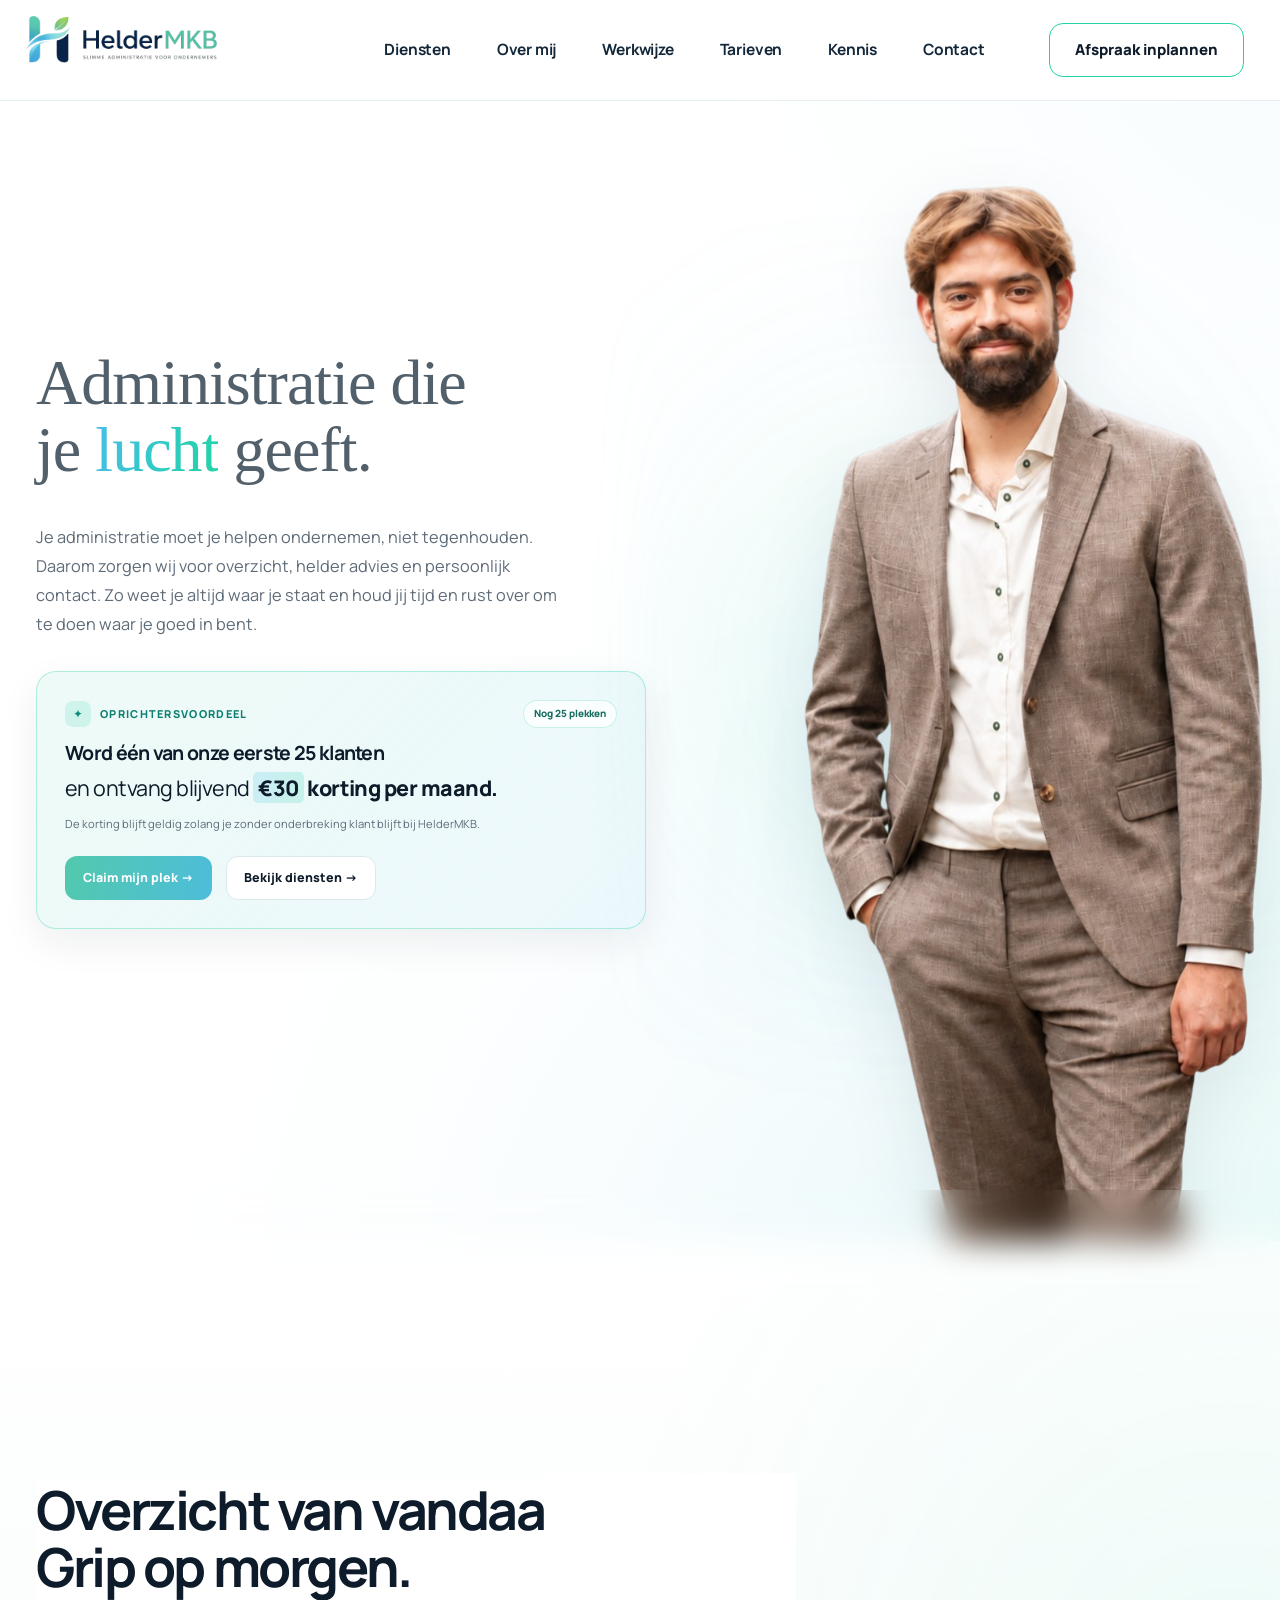
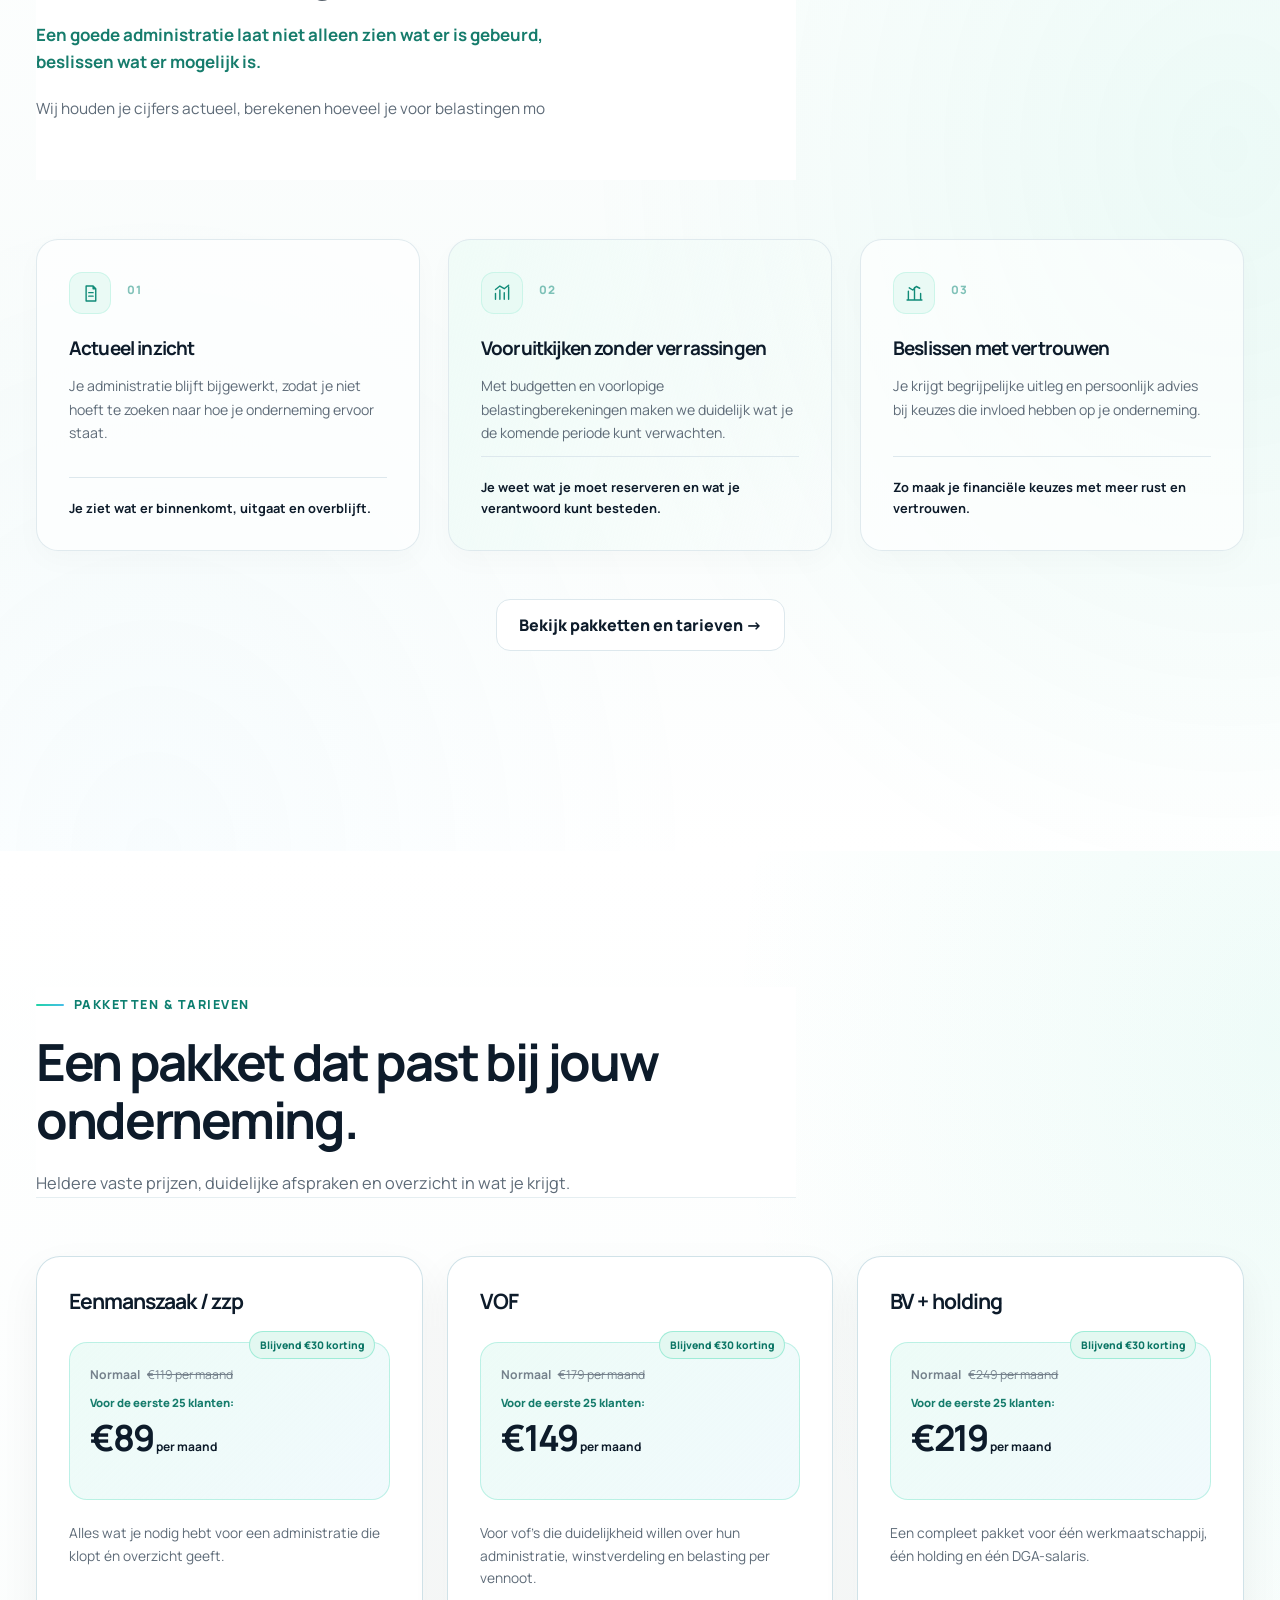
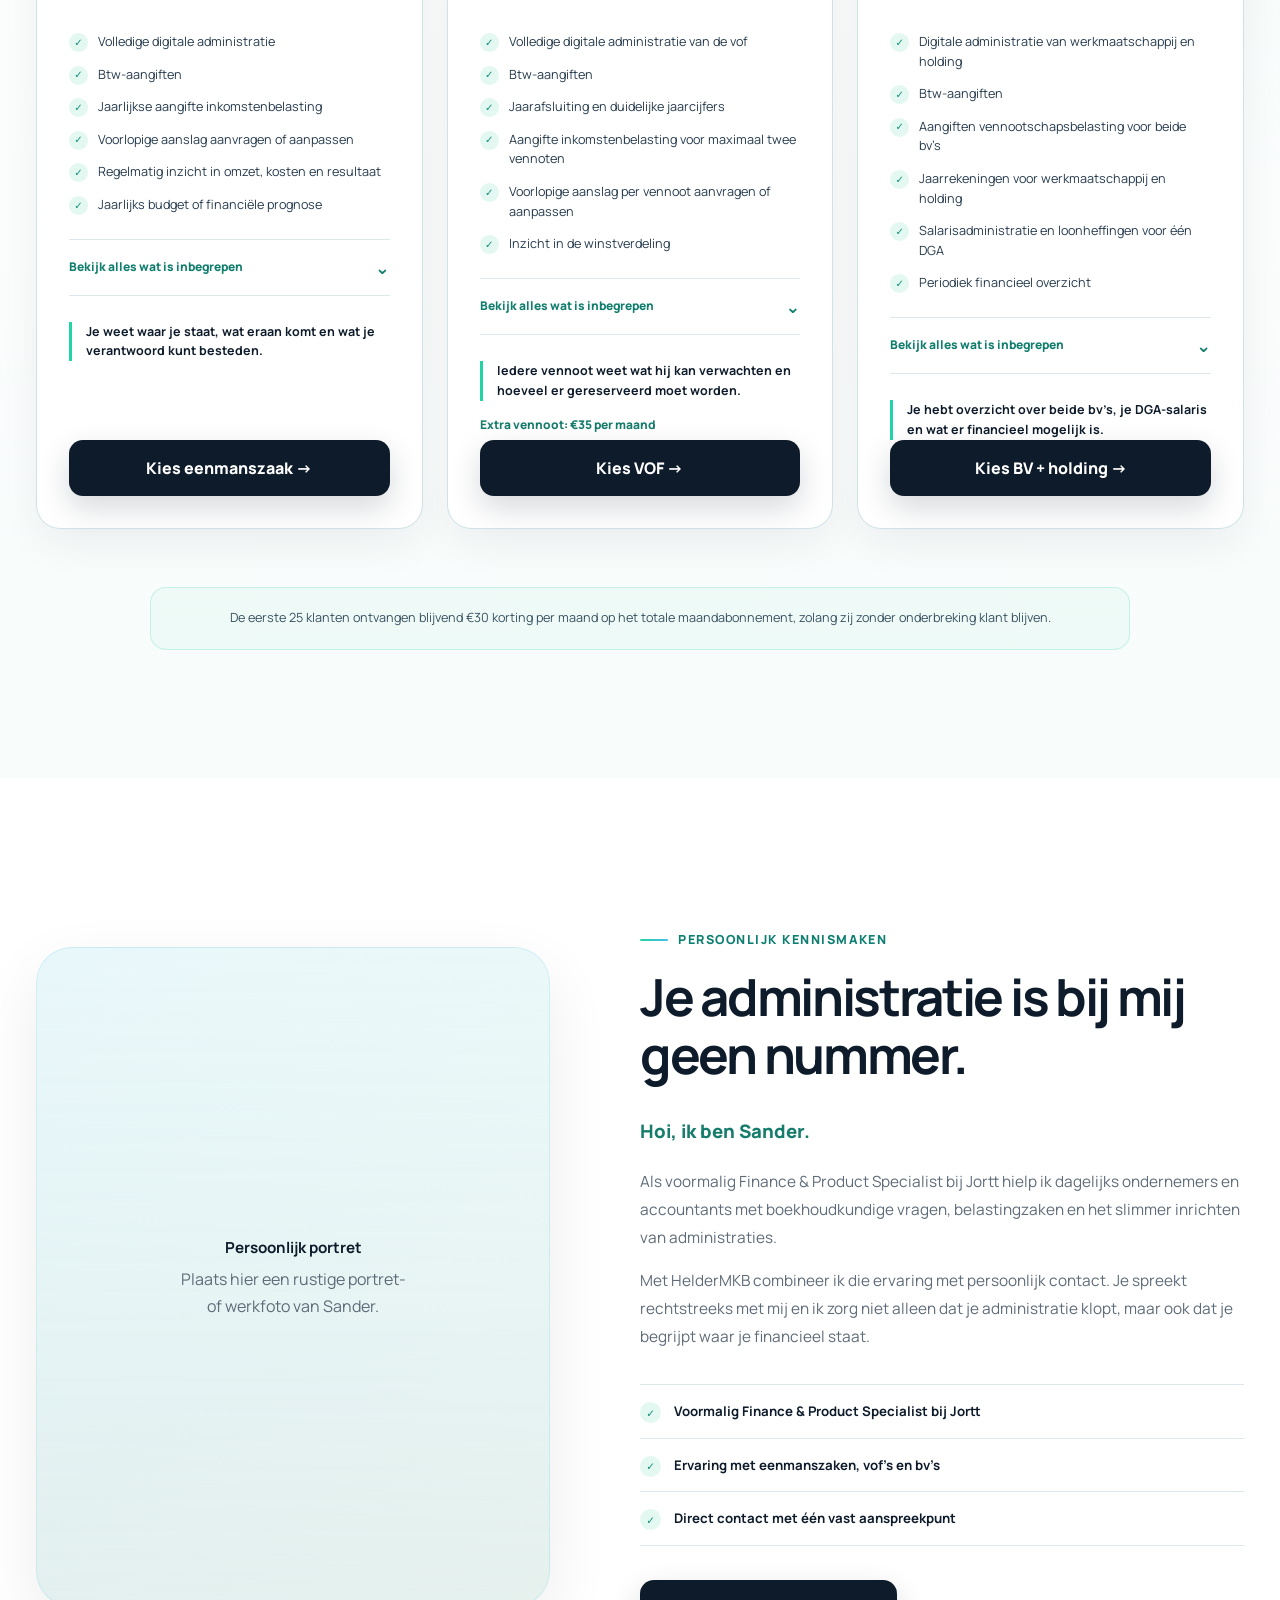
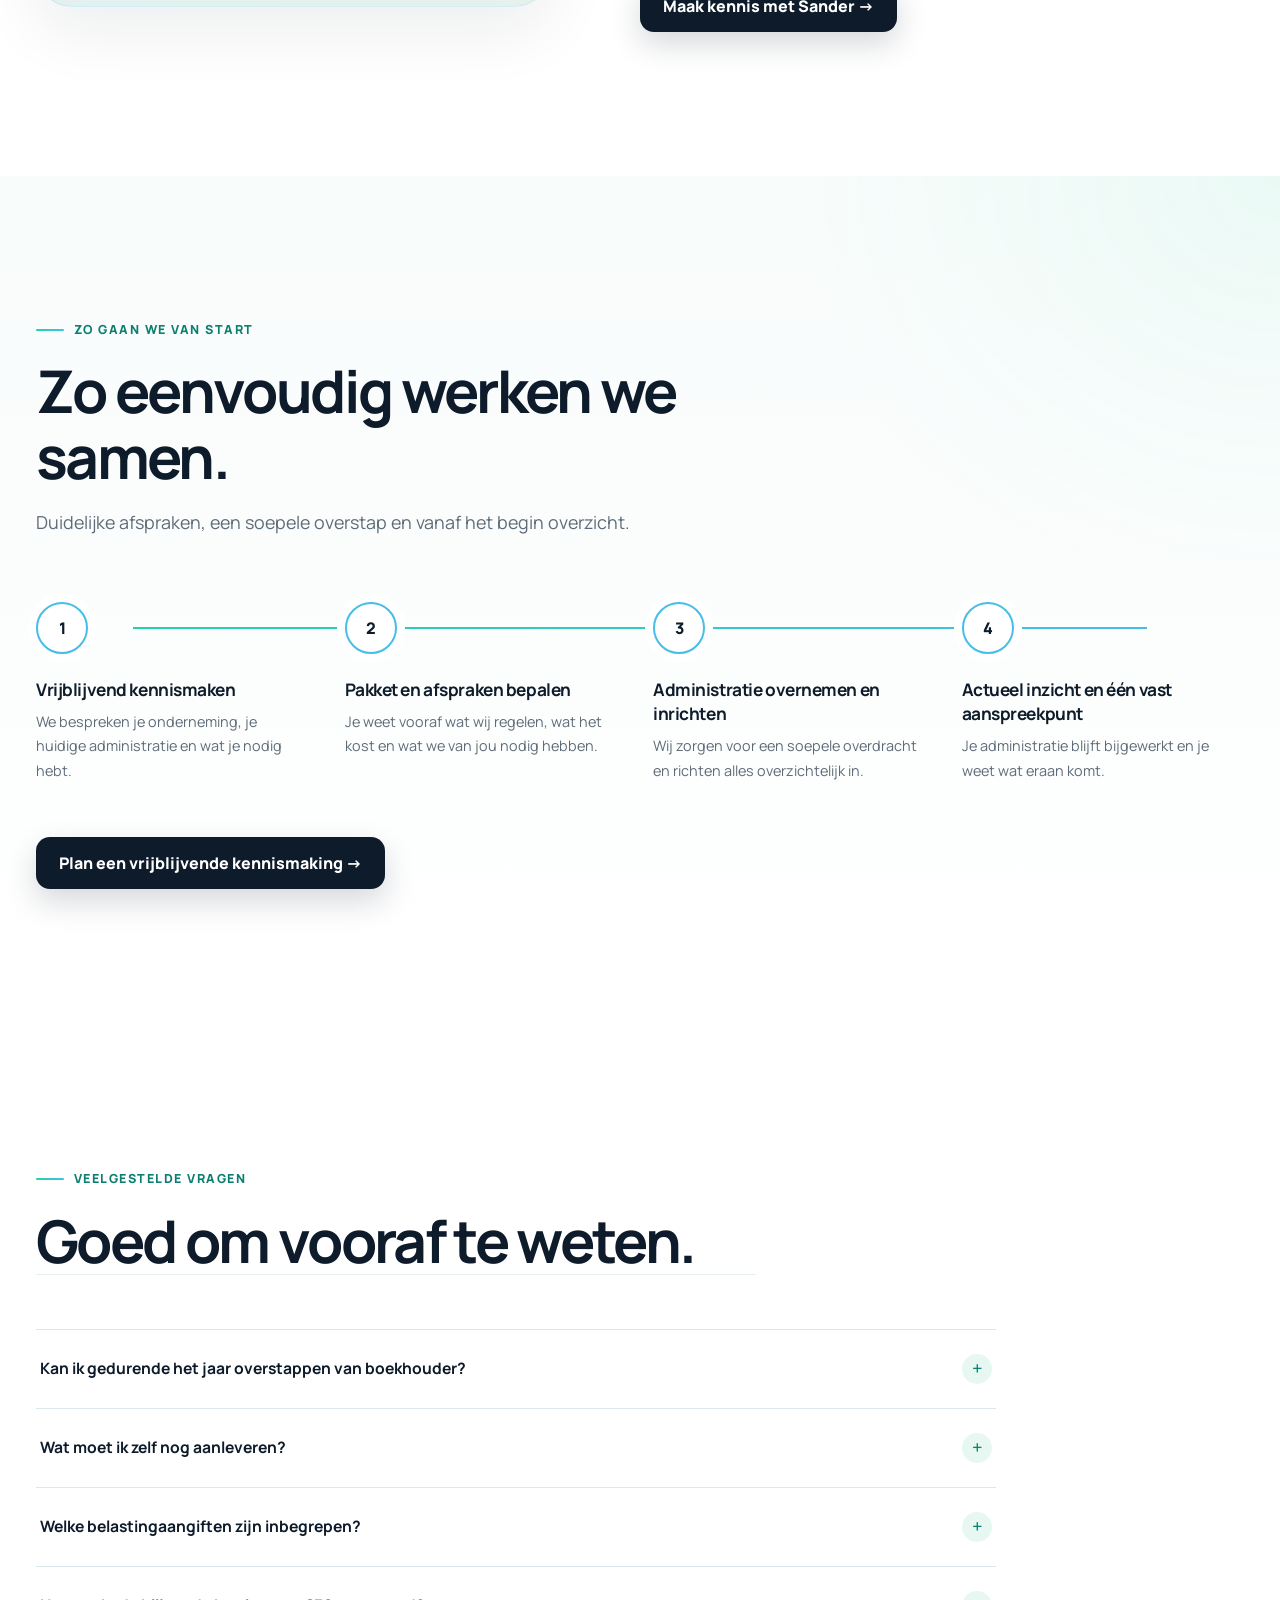
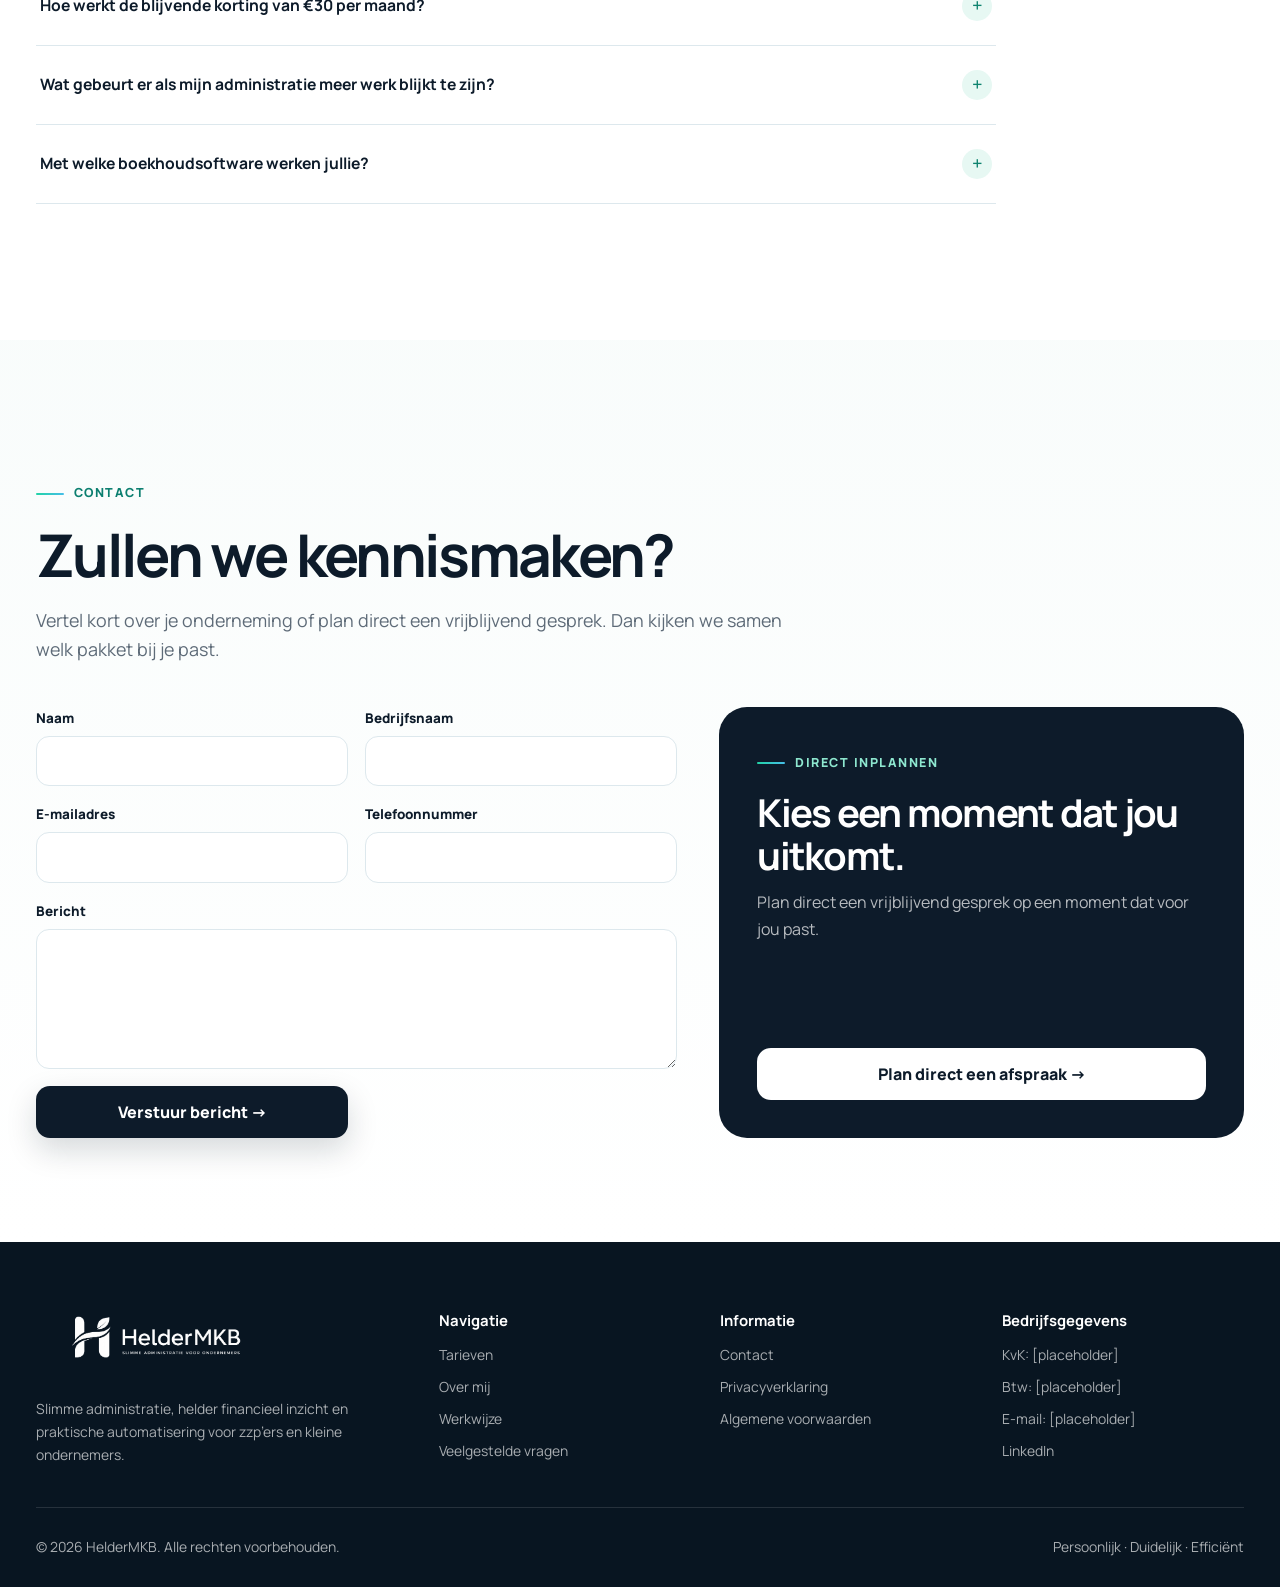
<file: index.html>
<!doctype html>
<html lang="nl">
<head>
  <meta charset="utf-8">
  <meta name="viewport" content="width=device-width,initial-scale=1">
  <title>HelderMKB | Slimme administratie voor ondernemers</title>
  <meta name="description" content="HelderMKB helpt zzp’ers en kleine ondernemers met boekhouding, financieel inzicht en slimme automatisering. Persoonlijk, duidelijk en efficiënt.">
  <meta name="theme-color" content="#FFFFFF">
  <link rel="preconnect" href="https://fonts.googleapis.com">
  <link rel="preconnect" href="https://fonts.gstatic.com" crossorigin>
  <link href="https://fonts.googleapis.com/css2?family=Manrope:wght@400;500;600;700;800&amp;display=swap" rel="stylesheet">
  <style>
    :root{
      --mint:#22D3A6;--blue:#46BEE8;--ice:#E6F6FB;--navy:#0D1B2A;
      --off:#F5F7FA;--white:#FFFFFF;--muted:#5E6B78;--line:#DDE8ED;
      --radius:24px;--shadow:0 20px 60px rgba(13,27,42,.09);
      --max:1180px
    }
    *{box-sizing:border-box;margin:0;padding:0}
    body{font-family:Manrope,system-ui,sans-serif;color:var(--navy);background:#fff;line-height:1.65}
    img,svg{display:block;max-width:100%}
    a{text-decoration:none;color:inherit}
    button,input,textarea{font:inherit}
    button{cursor:pointer}
    .container{width:min(calc(100% - 40px),1280px);margin:auto}
    .section{padding:104px 0}
    .section-soft{background:linear-gradient(180deg,#fff,var(--off))}
    .eyebrow{display:inline-flex;align-items:center;gap:10px;color:#0c7f70;font-weight:800;font-size:.78rem;letter-spacing:.12em;text-transform:uppercase;margin-bottom:18px}
    .eyebrow:before{content:"";width:28px;height:2px;background:linear-gradient(90deg,var(--mint),var(--blue));border-radius:2px}
    h1,h2,h3{line-height:1.12;letter-spacing:-.045em}
    h1{font-size:clamp(3.1rem,7vw,6.2rem);max-width:760px}
    h2{font-size:clamp(2.2rem,4.6vw,4rem);max-width:800px}
    h3{font-size:1.25rem}
    p{color:var(--muted)}
    .lead{font-size:1.12rem;max-width:680px;margin-top:18px}
    .gradient-text{background:linear-gradient(100deg,var(--blue),var(--mint));-webkit-background-clip:text;background-clip:text;color:transparent}
    .btn{display:inline-flex;align-items:center;justify-content:center;gap:10px;min-height:52px;padding:0 22px;border-radius:14px;font-weight:800;border:1px solid transparent;transition:.2s ease}
    .btn-primary{background:var(--navy);color:#fff;box-shadow:0 12px 30px rgba(13,27,42,.17)}
    .btn-primary:hover{transform:translateY(-2px);background:#16314a}
    .btn-secondary{background:#fff;border-color:var(--line)}
    .btn-secondary:hover{border-color:var(--blue);background:var(--ice)}
    .btn:focus-visible,a:focus-visible,input:focus-visible,textarea:focus-visible{outline:3px solid rgba(70,190,232,.35);outline-offset:3px}
    header{background:rgba(255,255,255,.88);backdrop-filter:blur(16px);border-bottom:1px solid rgba(221,232,237,.75)}
    .nav{height:78px;display:flex;align-items:center;justify-content:space-between;gap:24px}
    .brand{display:flex;align-items:center}
    .brand-logo{width:250px;height:70px;object-fit:cover;object-position:center}
    header .brand-logo{width:335px;height:88px;margin-left:-51px}
    footer .brand-logo{filter:brightness(0) invert(1)}
    .nav-links{display:flex;align-items:center;gap:27px;font-size:.91rem;font-weight:700}
    .nav-links a:not(.btn):hover{color:#159b82}
    .menu{display:none;border:1px solid var(--line);background:#fff;width:44px;height:44px;border-radius:12px}
    .hero{position:relative;overflow:hidden;padding:170px 0 180px;min-height:1040px;display:flex;align-items:center}
    .hero:before{content:"";position:absolute;width:720px;height:720px;border-radius:50%;right:-330px;top:-310px;background:radial-gradient(circle,rgba(70,190,232,.13),transparent 68%)}
    .hero-grid{display:grid;grid-template-columns:minmax(0,.82fr) minmax(500px,1.18fr);gap:128px;align-items:center}
    .hero-content{max-width:525px;padding:24px 0}
    .hero-content h1{line-height:.98;max-width:520px}
    .hero-copy{font-size:1.17rem;max-width:510px;margin:38px 0 0;line-height:1.78}
    .hero-photo{position:relative;min-height:760px;border-radius:46px;background:linear-gradient(145deg,#f7fcfd,#eaf8fb 56%,#effbf7);border:1px solid rgba(70,190,232,.2);box-shadow:0 26px 70px rgba(13,27,42,.09);overflow:hidden;display:grid;place-items:center}
    .hero-photo:before{content:"";position:absolute;inset:40px;border:2px dashed rgba(13,27,42,.12);border-radius:34px}
    .hero-photo-placeholder{position:relative;z-index:1;text-align:center;color:#73808b;max-width:270px;font-size:.9rem;padding:28px}
    .hero-photo-placeholder strong{display:block;color:var(--navy);font-size:1rem;margin-bottom:7px}
    .timeline{display:grid;grid-template-columns:repeat(4,1fr);gap:26px;margin-top:50px;position:relative}
    .timeline:before{content:"";position:absolute;top:25px;left:8%;right:8%;height:2px;background:linear-gradient(90deg,var(--mint),var(--blue))}
    .step{position:relative;z-index:1}
    .step-number{width:52px;height:52px;border-radius:50%;display:grid;place-items:center;background:#fff;border:2px solid var(--blue);font-weight:800;box-shadow:0 0 0 8px #fff;margin-bottom:24px}
    .step p{font-size:.9rem;margin-top:8px}
    .about-section{background:#fff;position:relative;overflow:hidden}
    .about-section:before{content:"";position:absolute;width:520px;height:520px;border-radius:50%;left:-270px;bottom:-300px;background:radial-gradient(circle,rgba(34,211,166,.11),transparent 68%)}
    .about-grid{display:grid;grid-template-columns:minmax(330px,.92fr) minmax(0,1.08fr);gap:82px;align-items:center}
    .portrait{min-height:650px;border-radius:38px;background:linear-gradient(145deg,#dff5fa,#edfdf8);position:relative;overflow:hidden;box-shadow:0 28px 80px rgba(13,27,42,.12)}
    .portrait:before{content:"";position:absolute;inset:28px;border:1px solid rgba(255,255,255,.72);border-radius:28px;pointer-events:none}
    .portrait-placeholder{position:absolute;inset:0;display:grid;place-items:center;text-align:center;padding:44px;color:var(--muted);background:linear-gradient(180deg,rgba(255,255,255,.08),rgba(13,27,42,.05))}
    .portrait-placeholder-inner{max-width:260px;padding:26px;border-radius:22px;background:rgba(255,255,255,.78);backdrop-filter:blur(8px);box-shadow:0 14px 35px rgba(13,27,42,.08)}
    .portrait-placeholder strong{display:block;color:var(--navy);font-size:1.05rem;margin-bottom:7px}
    .personal-tag{position:absolute;left:28px;bottom:28px;right:28px;padding:18px 20px;border-radius:20px;background:rgba(13,27,42,.9);color:#fff;backdrop-filter:blur(10px)}
    .personal-tag strong{display:block;font-size:1rem}.personal-tag span{display:block;color:rgba(255,255,255,.72);font-size:.8rem;margin-top:2px}
    .trust-visual{
      min-height:650px;
      padding:34px;
      border-radius:38px;
      background:linear-gradient(150deg,#eaf9fc,#edfdf8);
      border:1px solid rgba(70,190,232,.2);
      box-shadow:0 28px 80px rgba(13,27,42,.11);
      display:flex;
      flex-direction:column;
      justify-content:center;
      position:relative;
      overflow:hidden
    }
    .trust-visual:before{content:"";position:absolute;width:310px;height:310px;border-radius:50%;right:-145px;top:-145px;background:rgba(70,190,232,.12)}
    .admin-window{position:relative;z-index:1;background:rgba(255,255,255,.94);border:1px solid rgba(221,232,237,.9);border-radius:26px;padding:28px;box-shadow:0 22px 55px rgba(13,27,42,.1)}
    .admin-head{display:flex;align-items:center;justify-content:space-between;gap:20px;padding-bottom:22px;border-bottom:1px solid var(--line)}
    .admin-head small{display:block;color:var(--muted);font-size:.72rem;margin-bottom:3px}
    .admin-head strong{font-size:1.12rem}
    .status-pill{display:inline-flex;align-items:center;gap:7px;padding:8px 11px;border-radius:99px;background:#e5f8f2;color:#0c7f70;font-size:.72rem;font-weight:800;white-space:nowrap}
    .status-pill:before{content:"";width:7px;height:7px;border-radius:50%;background:var(--mint)}
    .admin-list{display:grid;gap:0;margin-top:8px}
    .admin-row{display:grid;grid-template-columns:38px 1fr auto;align-items:center;gap:13px;padding:17px 0;border-bottom:1px solid var(--line)}
    .admin-row:last-child{border:0}
    .admin-icon{width:38px;height:38px;border-radius:12px;display:grid;place-items:center;background:var(--ice);color:#0d907b;font-weight:800;font-style:normal}
    .admin-row b{display:block;font-size:.86rem}.admin-row span{display:block;color:var(--muted);font-size:.72rem;margin-top:2px}
    .admin-check{color:#0d9b82;font-size:.78rem;font-weight:800;font-style:normal}
    .contact-note{position:relative;z-index:2;margin:-8px 20px 0;padding:20px;border-radius:20px;background:var(--navy);color:#fff;display:grid;grid-template-columns:42px 1fr;gap:14px;align-items:center;box-shadow:0 18px 42px rgba(13,27,42,.2)}
    .contact-avatar{width:42px;height:42px;border-radius:50%;display:grid;place-items:center;background:linear-gradient(145deg,var(--blue),var(--mint));font-size:.76rem;font-weight:800}
    .contact-note strong{display:block;font-size:.84rem}.contact-note p{color:rgba(255,255,255,.68);font-size:.72rem;line-height:1.5;margin-top:3px}
    .trust-intro{font-size:1.24rem;line-height:1.65;color:var(--navy);margin-top:22px;max-width:700px}
    .about-copy>p:not(.trust-intro){margin-top:16px;max-width:690px}
    .personal-points{display:grid;gap:0;margin-top:34px;max-width:620px;border-top:1px solid var(--line)}
    .personal-point{position:relative;padding:18px 0 18px 38px;border-bottom:1px solid var(--line)}
    .personal-point:before{content:"✓";position:absolute;left:0;top:19px;width:24px;height:24px;border-radius:50%;display:grid;place-items:center;background:#e6f9f3;color:#0c917b;font-size:.72rem;font-weight:800}
    .personal-point b{display:block;font-size:.9rem}.personal-point span{display:block;color:var(--muted);font-size:.78rem;margin-top:3px}
    .jortt-highlight{display:grid;grid-template-columns:auto 1fr;gap:18px;align-items:start;margin-top:30px;padding:24px;border-radius:22px;background:linear-gradient(135deg,var(--ice),#f1fcf8);border:1px solid rgba(70,190,232,.25);box-shadow:0 14px 38px rgba(13,27,42,.06);position:relative;overflow:hidden}
    .jortt-highlight:before{content:"";position:absolute;left:0;top:0;bottom:0;width:5px;background:linear-gradient(180deg,var(--blue),var(--mint))}
    .jortt-icon{width:48px;height:48px;border-radius:15px;display:grid;place-items:center;background:var(--navy);color:#fff;font-weight:800;font-size:1.15rem;box-shadow:0 10px 24px rgba(13,27,42,.16)}
    .jortt-label{display:inline-block;color:#0c7f70;font-size:.74rem;font-weight:800;letter-spacing:.08em;text-transform:uppercase;margin-bottom:4px}
    .jortt-highlight h3{margin-bottom:8px}
    .jortt-highlight p{font-size:.92rem}
    .jortt-highlight strong{color:var(--navy)}
    .values{display:flex;gap:12px;flex-wrap:wrap;margin-top:28px}
    .value{padding:10px 14px;border-radius:99px;background:var(--ice);font-size:.82rem;font-weight:800}
    .contact-grid{display:grid;grid-template-columns:1.1fr .9fr;gap:42px;margin-top:42px}
    form{display:grid;grid-template-columns:1fr 1fr;gap:17px}
    label{display:grid;gap:7px;font-size:.84rem;font-weight:800}
    label.full{grid-column:1/-1}
    input,textarea{width:100%;border:1px solid var(--line);border-radius:13px;padding:13px 14px;background:#fff;color:var(--navy)}
    textarea{min-height:140px;resize:vertical}
    .calendar{border-radius:28px;background:var(--navy);color:#fff;padding:38px;display:flex;flex-direction:column;justify-content:space-between;min-height:430px}
    .calendar p{color:rgba(255,255,255,.7);margin-top:12px}.calendar .btn{background:#fff;color:var(--navy)}
    footer{background:#081521;color:#fff;padding:70px 0 28px}
    .footer-grid{display:grid;grid-template-columns:1.5fr repeat(3,1fr);gap:40px}
    footer p,footer a{color:rgba(255,255,255,.65);font-size:.87rem}
    footer h3{font-size:.93rem;margin-bottom:16px;letter-spacing:0}
    .footer-links{display:grid;gap:9px}
    .footer-bottom{display:flex;justify-content:space-between;gap:20px;flex-wrap:wrap;padding-top:28px;margin-top:40px;border-top:1px solid rgba(255,255,255,.12)}
    .small{font-size:.78rem}
    @media(max-width:980px){
      .nav-links{display:none;position:absolute;top:78px;left:20px;right:20px;padding:20px;background:#fff;border:1px solid var(--line);border-radius:18px;box-shadow:var(--shadow);flex-direction:column;align-items:stretch}
      .nav-links.open{display:flex}.menu{display:grid;place-items:center}.nav .btn{display:none}
      .hero-grid,.about-grid,.contact-grid{grid-template-columns:1fr}.hero{padding:110px 0 120px;min-height:auto}.hero-grid{gap:72px}.hero-content{max-width:520px;padding:0}.hero-photo{min-height:680px}
      .about-grid{gap:45px}.portrait,.trust-visual{min-height:600px;max-width:520px;width:100%;margin:auto}
      .timeline{grid-template-columns:repeat(2,1fr)}
      .timeline:before{display:none}.footer-grid{grid-template-columns:1fr 1fr}
    }
    @media(max-width:640px){
      .container{width:min(calc(100% - 28px),var(--max))}.section{padding:76px 0}
      .brand-logo{width:190px;height:58px}
      header .brand-logo{width:240px;height:70px;margin-left:-34px}
      h1{font-size:3.25rem}
      .hero{padding:84px 0 92px}.hero-grid{gap:54px}.hero-copy{margin-top:30px}.hero-photo{min-height:540px;border-radius:30px}.hero-photo:before{inset:24px;border-radius:22px}
      .timeline{grid-template-columns:1fr}
      .portrait,.trust-visual{min-height:510px;border-radius:28px}.trust-visual{padding:20px}.admin-window{padding:20px}.contact-note{margin:-6px 10px 0}.personal-tag{left:18px;right:18px;bottom:18px}
      form{grid-template-columns:1fr}label.full{grid-column:auto}.footer-grid{grid-template-columns:1fr}.footer-bottom{display:block}
    }
  
    /* Refined personal hero */
    .container{width:min(calc(100% - 72px),1440px);margin:auto}
    header{background:rgba(255,255,255,.94)}
    .nav{height:100px}
    .nav-links{gap:46px;font-size:.97rem;font-weight:700;letter-spacing:-.012em;color:#13273a}
    .nav>.btn{min-height:54px;padding:0 25px;background:#fff;color:var(--navy);border:1px solid var(--mint);box-shadow:none;font-size:.94rem}
    .nav>.btn:hover{background:#effcf8;color:var(--navy)}
    .hero{min-height:calc(100vh - 100px);padding:112px 0 88px;background:
      radial-gradient(circle at 31% 68%,rgba(70,190,232,.10),transparent 30%),
      radial-gradient(circle at 72% 88%,rgba(34,211,166,.08),transparent 31%),
      #fff}
    .hero:before{display:none}
    .hero-grid{
      display:grid;
      grid-template-columns:minmax(560px,820px) minmax(460px,1fr);
      column-gap:40px;
      justify-content:start;
      align-items:end;
      min-height:690px
    }
    .hero-content{
      align-self:center;
      max-width:900px;
      padding-bottom:18px
    }
    .hero-intro{max-width:900px}
    .hero h1{
      font-family:Georgia,"Times New Roman",serif;
      font-size:clamp(3.45rem,5vw,4.8rem);
      font-weight:400;
      line-height:1.05;
      letter-spacing:-.015em;
      color:#52606B;
      max-width:900px
    }
    .hero-title-line{display:block;white-space:nowrap}
    .hero-copy{font-size:1.02rem;max-width:610px;margin:32px 0 36px;line-height:1.7}
    .hero-trust{
      display:grid;
      grid-template-columns:38px 1fr;
      gap:14px;
      align-items:center;
      margin-top:24px;
      padding:18px 20px;
      background:linear-gradient(90deg,rgba(230,246,251,.8),rgba(241,252,248,.65));
      border-left:3px solid var(--mint);
      border-radius:4px 16px 16px 4px
    }
    .hero-trust-icon{width:38px;height:38px;border-radius:50%;display:grid;place-items:center;background:#fff;color:#12927c;font-size:.95rem}
    .hero-trust h3{font-size:.84rem;letter-spacing:-.02em;margin-bottom:3px}
    .hero-trust p{font-size:.71rem;line-height:1.5}
    .micro-trust{display:none}
    .micro-trust span:before{content:"✓";display:inline-grid;place-items:center;width:16px;height:16px;border-radius:50%;margin-right:8px;background:#dcf7ee;color:#168c77;font-weight:800}
    .personal-intro{padding:104px 0;background:#fff}
    .personal-intro-grid{display:grid;grid-template-columns:minmax(340px,.82fr) minmax(0,1.18fr);gap:84px;align-items:center}
    .personal-intro-photo{min-height:520px;border-radius:34px;background:linear-gradient(145deg,#e3f7fb,#ecfbf7);border:1px solid rgba(70,190,232,.18);display:grid;place-items:center;padding:36px;text-align:center;color:var(--muted)}
    .personal-intro-photo div{max-width:240px;padding:22px;border-radius:18px;background:rgba(255,255,255,.78)}
    .personal-intro-photo strong{display:block;color:var(--navy);font-size:.95rem;margin-bottom:6px}
    .personal-intro-copy{max-width:680px}
    .personal-intro-copy h2{margin-bottom:28px}
    .personal-intro-copy p{font-size:1rem;line-height:1.75;margin-top:16px}
    .personal-intro-copy .hello{color:var(--navy);font-size:1.2rem;font-weight:700;margin-top:0}
    .hero-photo{
      min-height:900px;
      display:flex;
      align-items:flex-end;
      justify-content:center;
      position:relative;
      height:900px;
      overflow:hidden;
      border:0;
      border-radius:0;
      background:transparent;
      box-shadow:none
    }
    .hero-photo:before{
      display:none
    }
    .hero-photo img{
      position:absolute;
      z-index:1;
      top:-42px;
      left:50%;
      width:160%;
      max-width:none;
      height:auto;
      transform:translateX(-50%);
      filter:drop-shadow(0 24px 35px rgba(13,27,42,.09))
    }
    @media(max-width:1120px){
      .container{width:min(calc(100% - 42px),1200px)}
      .hero-grid{grid-template-columns:minmax(0,760px)}
      .hero h1{font-size:clamp(3.4rem,5.5vw,4rem)}
      .hero-photo{min-height:780px;height:780px}
      .hero-photo img{top:-44px;width:min(115%,700px);height:auto}
    }
    @media(max-width:980px){
      .hero{padding:76px 0 0;min-height:auto}
      .hero-grid,.personal-intro-grid{grid-template-columns:1fr;row-gap:60px;min-height:auto}
      .hero-content{max-width:760px}
      .hero-photo{min-height:650px;height:650px;justify-content:center}
      .hero-photo img{top:-36px;width:min(115%,660px);height:auto}
      .micro-trust{margin-bottom:10px}
      .personal-intro-photo{min-height:480px;max-width:560px}
    }
    @media(max-width:640px){
      .container{width:min(calc(100% - 28px),var(--max))}
      .nav{height:76px}
      .hero{padding-top:64px}
      .hero h1{font-size:clamp(3.2rem,14vw,4.25rem)}
      .hero-title-line{white-space:normal}
      .hero-copy{font-size:1rem;margin:24px 0}
      .hero-trust{grid-template-columns:42px 1fr;padding:18px}
      .hero-trust-icon{width:40px;height:40px}
      .micro-trust{display:none}
      .hero-photo{min-height:540px;height:540px}
      .hero-photo img{top:-24px;width:130%;height:auto}
      .personal-intro{padding:76px 0}
      .personal-intro-photo{min-height:400px;border-radius:26px}
    }

</style>
<link rel="stylesheet" href="style.css">
<script>document.documentElement.classList.add('js');</script>
</head>
<body>
<header>
  <div class="container nav">
    <a href="#top" class="brand" aria-label="HelderMKB home">
      <img class="brand-logo" src="images/logo/logo.png" alt="HelderMKB">
    </a>
    <nav class="nav-links" id="navLinks" aria-label="Hoofdnavigatie">
      <a href="#diensten">Diensten</a><a href="#over">Over mij</a><a href="#werkwijze">Werkwijze</a>
      <a href="#tarieven">Tarieven</a><a href="#kennis">Kennis</a><a href="#contact">Contact</a>
    </nav>
    <a class="btn btn-primary" href="#afspraak">Afspraak inplannen</a>
    <button class="menu" id="menu" aria-label="Menu openen" aria-expanded="false">☰</button>
  </div>
</header>

<main id="top">
<section class="hero">
  <div class="container hero-grid">
    <div class="hero-content">
      <div class="hero-intro">
        <h1>
          <span class="hero-title-line">Administratie die</span>
          <span class="hero-title-line">je <span class="gradient-text">lucht</span> geeft.</span>
        </h1>
        <p class="hero-copy">Je administratie moet je helpen ondernemen, niet tegenhouden. Daarom zorgen wij voor overzicht, helder advies en persoonlijk contact. Zo weet je altijd waar je staat en houd jij tijd en rust over om te doen waar je goed in bent.</p>

        <div class="micro-trust">
          <span>Persoonlijk contact</span>
          <span>Voormalig Jortt-specialist</span>
          <span>Geen onnodig vakjargon</span>
        </div>
      </div>

      <aside class="hero-offer" aria-label="Oprichtersvoordeel">
        <div class="hero-offer__header">
          <div class="hero-offer__label">
            <span class="hero-offer__icon" aria-hidden="true">✦</span>
            <span class="hero-offer__eyebrow">Oprichtersvoordeel</span>
          </div>
          <span class="hero-offer__badge">Nog 25 plekken</span>
        </div>
        <h2>Word één van onze eerste 25 klanten</h2>
        <p class="hero-offer__accent">en ontvang blijvend <strong><span>€30</span> korting per maand.</strong></p>
        <p class="hero-offer__note">De korting blijft geldig zolang je zonder onderbreking klant blijft bij HelderMKB.</p>
        <div class="hero-offer__actions">
          <a href="#afspraak" class="btn btn-primary hero-offer__cta">Claim mijn plek →</a>
          <a href="#diensten" class="btn btn-secondary hero-offer__cta">Bekijk diensten →</a>
        </div>
      </aside>
    </div>

    <div class="hero-visual">
      <div class="hero-photo">
        <img src="images/personal photos/portret-photo-mirrored-transaparant.png" alt="Sander Krol, oprichter van HelderMKB">
      </div>
    </div>
  </div>
</section>

<section class="trust-bar-section" aria-label="Waarom kiezen voor HelderMKB">
  <div class="container">
    <div class="trust-bar">
      <div class="trust-bar__inner">
        <div class="trust-bar__items">
          <div class="trust-bar__item">
            <span class="trust-bar__icon" aria-hidden="true">✓</span>
            <div><strong>Altijd inzicht</strong><small>Je cijfers zijn actueel, zodat je nooit achter de feiten aanloopt.</small></div>
          </div>
          <div class="trust-bar__item">
            <span class="trust-bar__icon" aria-hidden="true">✓</span>
            <div><strong>Eén vast aanspreekpunt</strong><small>Geen helpdesk, maar iemand die jouw onderneming kent.</small></div>
          </div>
          <div class="trust-bar__item">
            <span class="trust-bar__icon" aria-hidden="true">✓</span>
            <div><strong>Slim waar het kan</strong><small>Automatisering waar mogelijk, persoonlijk contact waar nodig.</small></div>
          </div>
          <div class="trust-bar__item">
            <span class="trust-bar__icon" aria-hidden="true">✓</span>
            <div><strong>Geen verrassingen</strong><small>Vaste prijzen en duidelijke afspraken vooraf.</small></div>
          </div>
        </div>
      </div>
    </div>
  </div>
</section>

<section class="support-section" aria-labelledby="wat-we-regelen">
  <div class="container">
    <header class="support-section__header">
      <h2 id="wat-we-regelen"><span>Overzicht van vandaag.</span><span>Grip op morgen.</span></h2>
      <p class="support-section__subtitle">Een goede administratie laat niet alleen zien wat er is gebeurd, maar helpt je beslissen wat er mogelijk is.</p>
      <p class="support-section__intro">Wij houden je cijfers actueel, berekenen hoeveel je voor belastingen moet reserveren en kijken met je vooruit. Zo weet je wat er binnenkomt, wat je verantwoord kunt besteden en welke ruimte er is om te groeien.</p>
    </header>

    <div class="support-grid">
      <article class="support-block">
        <div class="support-block__icon" aria-hidden="true">
          <svg viewBox="0 0 24 24" fill="none">
            <path d="M7 3.5h8l3 3V20.5H7zM15 3.5v3h3M10 11h5M10 15h5" stroke="currentColor" stroke-width="1.6" stroke-linecap="round" stroke-linejoin="round"/>
          </svg>
        </div>
        <span class="support-block__number" aria-hidden="true">01</span>
        <div class="support-block__content">
          <h3>Actueel inzicht</h3>
          <p>Je administratie blijft bijgewerkt, zodat je niet hoeft te zoeken naar hoe je onderneming ervoor staat.</p>
          <p class="support-block__result">Je ziet wat er binnenkomt, uitgaat en overblijft.</p>
        </div>
      </article>

      <article class="support-block">
        <div class="support-block__icon" aria-hidden="true">
          <svg viewBox="0 0 24 24" fill="none">
            <path d="M4 18.5V12m5 6.5V8m5 10.5V11m5 7.5V4.5M4 7.5l5-4 5 3 5-4" stroke="currentColor" stroke-width="1.6" stroke-linecap="round" stroke-linejoin="round"/>
          </svg>
        </div>
        <span class="support-block__number" aria-hidden="true">02</span>
        <div class="support-block__content">
          <h3>Vooruitkijken zonder verrassingen</h3>
          <p>Met budgetten en voorlopige belastingberekeningen maken we duidelijk wat je de komende periode kunt verwachten.</p>
          <p class="support-block__result">Je weet wat je moet reserveren en wat je verantwoord kunt besteden.</p>
        </div>
      </article>

      <article class="support-block">
        <div class="support-block__icon" aria-hidden="true">
          <svg viewBox="0 0 24 24" fill="none">
            <path d="M5 19V9.5M12 19V5m7 14v-7M3.5 19.5h17M6 5.5l4 2.5 4-4 4 2" stroke="currentColor" stroke-width="1.6" stroke-linecap="round" stroke-linejoin="round"/>
          </svg>
        </div>
        <span class="support-block__number" aria-hidden="true">03</span>
        <div class="support-block__content">
          <h3>Beslissen met vertrouwen</h3>
          <p>Je krijgt begrijpelijke uitleg en persoonlijk advies bij keuzes die invloed hebben op je onderneming.</p>
          <p class="support-block__result">Zo maak je financiële keuzes met meer rust en vertrouwen.</p>
        </div>
      </article>
    </div>

    <div class="support-section__cta">
      <a href="#tarieven" class="btn btn-secondary">Bekijk pakketten en tarieven →</a>
    </div>
  </div>
</section>

<section class="packages-section" id="tarieven" aria-labelledby="pakketten-titel">
  <div class="container">
    <header class="packages-section__header">
      <div class="eyebrow">Pakketten &amp; tarieven</div>
      <h2 id="pakketten-titel">Een pakket dat past bij jouw onderneming.</h2>
      <p>Heldere vaste prijzen, duidelijke afspraken en overzicht in wat je krijgt.</p>
    </header>

    <div class="package-grid">
      <article class="package-card">
        <div class="package-card__top">
          <h3>Eenmanszaak / zzp</h3>
          <div class="package-card__pricing">
            <span class="package-card__badge">Blijvend €30 korting</span>
            <p class="package-card__regular"><span>Normaal</span> <s>€119 per maand</s></p>
            <p class="package-card__founder"><span>Voor de eerste 25 klanten:</span><strong>€89</strong> <small>per maand</small></p>
          </div>
          <p class="package-card__description">Alles wat je nodig hebt voor een administratie die klopt én overzicht geeft.</p>
        </div>

        <ul class="package-list">
          <li>Volledige digitale administratie</li>
          <li>Btw-aangiften</li>
          <li>Jaarlijkse aangifte inkomstenbelasting</li>
          <li>Voorlopige aanslag aanvragen of aanpassen</li>
          <li>Regelmatig inzicht in omzet, kosten en resultaat</li>
          <li>Jaarlijks budget of financiële prognose</li>
        </ul>

        <div class="package-card__more" id="package-more-zzp" hidden>
          <ul class="package-list">
            <li>Jaarafsluiting en duidelijke jaarcijfers</li>
            <li>Inschatting van je belasting en wat je daarvoor moet reserveren</li>
            <li>Eén vast aanspreekpunt</li>
          </ul>
        </div>
        <button class="package-card__toggle" type="button" aria-expanded="false" aria-controls="package-more-zzp">
          <span>Bekijk alles wat is inbegrepen</span><span class="package-card__chevron" aria-hidden="true">⌄</span>
        </button>

        <div class="package-card__footer">
          <p class="package-card__result">Je weet waar je staat, wat eraan komt en wat je verantwoord kunt besteden.</p>
          <a class="btn btn-primary" href="#contact">Kies eenmanszaak →</a>
        </div>
      </article>

      <article class="package-card">
        <div class="package-card__top">
          <h3>VOF</h3>
          <div class="package-card__pricing">
            <span class="package-card__badge">Blijvend €30 korting</span>
            <p class="package-card__regular"><span>Normaal</span> <s>€179 per maand</s></p>
            <p class="package-card__founder"><span>Voor de eerste 25 klanten:</span><strong>€149</strong> <small>per maand</small></p>
          </div>
          <p class="package-card__description">Voor vof’s die duidelijkheid willen over hun administratie, winstverdeling en belasting per vennoot.</p>
        </div>

        <ul class="package-list">
          <li>Volledige digitale administratie van de vof</li>
          <li>Btw-aangiften</li>
          <li>Jaarafsluiting en duidelijke jaarcijfers</li>
          <li>Aangifte inkomstenbelasting voor maximaal twee vennoten</li>
          <li>Voorlopige aanslag per vennoot aanvragen of aanpassen</li>
          <li>Inzicht in de winstverdeling</li>
        </ul>

        <div class="package-card__more" id="package-more-vof" hidden>
          <ul class="package-list">
            <li>Verwerking van privéopnamen en inbreng</li>
            <li>Inschatting van de belasting per vennoot</li>
            <li>Jaarlijks budget- of prognosegesprek</li>
            <li>Eén vast aanspreekpunt</li>
          </ul>
        </div>
        <button class="package-card__toggle" type="button" aria-expanded="false" aria-controls="package-more-vof">
          <span>Bekijk alles wat is inbegrepen</span><span class="package-card__chevron" aria-hidden="true">⌄</span>
        </button>

        <div class="package-card__footer">
          <p class="package-card__result">Iedere vennoot weet wat hij kan verwachten en hoeveel er gereserveerd moet worden.</p>
          <p class="package-card__extra">Extra vennoot: €35 per maand</p>
          <a class="btn btn-primary" href="#contact">Kies VOF →</a>
        </div>
      </article>

      <article class="package-card">
        <div class="package-card__top">
          <h3>BV + holding</h3>
          <div class="package-card__pricing">
            <span class="package-card__badge">Blijvend €30 korting</span>
            <p class="package-card__regular"><span>Normaal</span> <s>€249 per maand</s></p>
            <p class="package-card__founder"><span>Voor de eerste 25 klanten:</span><strong>€219</strong> <small>per maand</small></p>
          </div>
          <p class="package-card__description">Een compleet pakket voor één werkmaatschappij, één holding en één DGA-salaris.</p>
        </div>

        <ul class="package-list">
          <li>Digitale administratie van werkmaatschappij en holding</li>
          <li>Btw-aangiften</li>
          <li>Aangiften vennootschapsbelasting voor beide bv’s</li>
          <li>Jaarrekeningen voor werkmaatschappij en holding</li>
          <li>Salarisadministratie en loonheffingen voor één DGA</li>
          <li>Periodiek financieel overzicht</li>
        </ul>

        <div class="package-card__more" id="package-more-bv" hidden>
          <ul class="package-list">
            <li>Deponering van de jaarstukken</li>
            <li>Verwerking van managementfee, dividend en onderlinge rekening</li>
            <li>Inschatting van belasting en beschikbare liquiditeit</li>
            <li>Jaarlijkse prognose</li>
            <li>Eén vast aanspreekpunt</li>
          </ul>
        </div>
        <button class="package-card__toggle" type="button" aria-expanded="false" aria-controls="package-more-bv">
          <span>Bekijk alles wat is inbegrepen</span><span class="package-card__chevron" aria-hidden="true">⌄</span>
        </button>

        <div class="package-card__footer">
          <p class="package-card__result">Je hebt overzicht over beide bv’s, je DGA-salaris en wat er financieel mogelijk is.</p>
          <a class="btn btn-primary" href="#contact">Kies BV + holding →</a>
        </div>
      </article>
    </div>

    <p class="packages-section__founder-note">De eerste 25 klanten ontvangen blijvend €30 korting per maand op het totale maandabonnement, zolang zij zonder onderbreking klant blijven.</p>
  </div>
</section>

<section class="personal-intro personal-trust" id="over" aria-labelledby="persoonlijk-vertrouwen">
  <div class="container personal-intro-grid">
    <div class="personal-intro-photo" role="img" aria-label="Plaats voor een persoonlijk portret of een werkfoto van Sander">
      <div><strong>Persoonlijk portret</strong>Plaats hier een rustige portret- of werkfoto van Sander.</div>
    </div>
    <div class="personal-intro-copy">
      <div class="eyebrow">Persoonlijk kennismaken</div>
      <h2 id="persoonlijk-vertrouwen">Je administratie is bij mij geen nummer.</h2>
      <p class="hello">Hoi, ik ben Sander.</p>
      <p>Als voormalig Finance &amp; Product Specialist bij Jortt hielp ik dagelijks ondernemers en accountants met boekhoudkundige vragen, belastingzaken en het slimmer inrichten van administraties.</p>
      <p>Met HelderMKB combineer ik die ervaring met persoonlijk contact. Je spreekt rechtstreeks met mij en ik zorg niet alleen dat je administratie klopt, maar ook dat je begrijpt waar je financieel staat.</p>
      <ul class="personal-trust__proof">
        <li>Voormalig Finance &amp; Product Specialist bij Jortt</li>
        <li>Ervaring met eenmanszaken, vof’s en bv’s</li>
        <li>Direct contact met één vast aanspreekpunt</li>
      </ul>
      <div class="personal-trust__action">
        <a class="btn btn-primary" href="#contact">Maak kennis met Sander →</a>
      </div>
    </div>
  </div>
</section>

<section class="section process-section" id="werkwijze" aria-labelledby="werkwijze-titel">
  <div class="container">
    <div class="eyebrow">Zo gaan we van start</div>
    <h2 id="werkwijze-titel">Zo eenvoudig werken we samen.</h2>
    <p class="lead">Duidelijke afspraken, een soepele overstap en vanaf het begin overzicht.</p>
    <div class="timeline">
      <div class="step"><div class="step-number">1</div><h3>Vrijblijvend kennismaken</h3><p>We bespreken je onderneming, je huidige administratie en wat je nodig hebt.</p></div>
      <div class="step"><div class="step-number">2</div><h3>Pakket en afspraken bepalen</h3><p>Je weet vooraf wat wij regelen, wat het kost en wat we van jou nodig hebben.</p></div>
      <div class="step"><div class="step-number">3</div><h3>Administratie overnemen en inrichten</h3><p>Wij zorgen voor een soepele overdracht en richten alles overzichtelijk in.</p></div>
      <div class="step"><div class="step-number">4</div><h3>Actueel inzicht en één vast aanspreekpunt</h3><p>Je administratie blijft bijgewerkt en je weet wat eraan komt.</p></div>
    </div>
    <div class="process-section__action">
      <a class="btn btn-primary" href="#contact">Plan een vrijblijvende kennismaking →</a>
    </div>
  </div>
</section>

<section class="section faq-section" id="faq" aria-labelledby="faq-titel">
  <div class="container">
    <header class="faq-section__header">
      <div class="eyebrow">Veelgestelde vragen</div>
      <h2 id="faq-titel">Goed om vooraf te weten.</h2>
    </header>
    <div class="faq-list">
      <div class="faq-item">
        <h3><button class="faq-question" type="button" aria-expanded="false" aria-controls="faq-answer-1"><span>Kan ik gedurende het jaar overstappen van boekhouder?</span><span class="faq-question__icon" aria-hidden="true">+</span></button></h3>
        <div class="faq-answer" id="faq-answer-1" hidden><p>Ja, overstappen kan meestal ook gedurende het jaar. We stemmen de overdracht zorgvuldig af en bekijken vooraf welke gegevens nodig zijn.</p></div>
      </div>
      <div class="faq-item">
        <h3><button class="faq-question" type="button" aria-expanded="false" aria-controls="faq-answer-2"><span>Wat moet ik zelf nog aanleveren?</span><span class="faq-question__icon" aria-hidden="true">+</span></button></h3>
        <div class="faq-answer" id="faq-answer-2" hidden><p>Je levert de benodigde verkoop- en inkoopgegevens, bankinformatie en relevante correspondentie tijdig aan. Tijdens de kennismaking spreken we af hoe dit praktisch werkt.</p></div>
      </div>
      <div class="faq-item">
        <h3><button class="faq-question" type="button" aria-expanded="false" aria-controls="faq-answer-3"><span>Welke belastingaangiften zijn inbegrepen?</span><span class="faq-question__icon" aria-hidden="true">+</span></button></h3>
        <div class="faq-answer" id="faq-answer-3" hidden><p>Dat verschilt per pakket. In de pakketkaarten staat precies welke btw-, inkomstenbelasting- en vennootschapsbelastingaangiften zijn inbegrepen.</p></div>
      </div>
      <div class="faq-item">
        <h3><button class="faq-question" type="button" aria-expanded="false" aria-controls="faq-answer-4"><span>Hoe werkt de blijvende korting van €30 per maand?</span><span class="faq-question__icon" aria-hidden="true">+</span></button></h3>
        <div class="faq-answer" id="faq-answer-4" hidden><p>De eerste 25 klanten ontvangen €30 korting per maand op het totale maandabonnement. De korting blijft gelden zolang zij zonder onderbreking klant blijven.</p></div>
      </div>
      <div class="faq-item">
        <h3><button class="faq-question" type="button" aria-expanded="false" aria-controls="faq-answer-5"><span>Wat gebeurt er als mijn administratie meer werk blijkt te zijn?</span><span class="faq-question__icon" aria-hidden="true">+</span></button></h3>
        <div class="faq-answer" id="faq-answer-5" hidden><p>Als de administratie afwijkt van wat vooraf is besproken, nemen we eerst contact op. Eventuele andere afspraken of kosten bespreken we voordat er iets verandert.</p></div>
      </div>
      <div class="faq-item">
        <h3><button class="faq-question" type="button" aria-expanded="false" aria-controls="faq-answer-6"><span>Met welke boekhoudsoftware werken jullie?</span><span class="faq-question__icon" aria-hidden="true">+</span></button></h3>
        <div class="faq-answer" id="faq-answer-6" hidden><p>Welke software het beste past, hangt af van je onderneming en huidige inrichting. Dat bespreken we tijdens de kennismaking, zodat vooraf duidelijk is hoe we gaan werken.</p></div>
      </div>
    </div>
  </div>
</section>

<section class="section" id="contact">
  <div class="container">
    <div class="eyebrow">Contact</div>
    <h2>Zullen we kennismaken?</h2>
    <p class="lead">Vertel kort over je onderneming of plan direct een vrijblijvend gesprek. Dan kijken we samen welk pakket bij je past.</p>
    <div class="contact-grid">
      <form onsubmit="event.preventDefault(); alert('Bedankt! Koppel dit formulier later aan je e-maildienst.');">
        <label>Naam<input type="text" name="naam" required autocomplete="name"></label>
        <label>Bedrijfsnaam<input type="text" name="bedrijf" autocomplete="organization"></label>
        <label>E-mailadres<input type="email" name="email" required autocomplete="email"></label>
        <label>Telefoonnummer<input type="tel" name="telefoon" autocomplete="tel"></label>
        <label class="full">Bericht<textarea name="bericht" required></textarea></label>
        <button class="btn btn-primary" type="submit">Verstuur bericht →</button>
      </form>
      <aside class="calendar">
        <div><div class="eyebrow" style="color:#8ee8d0">Direct inplannen</div><h2 style="font-size:2.4rem">Kies een moment dat jou uitkomt.</h2><p>Plan direct een vrijblijvend gesprek op een moment dat voor jou past.</p></div>
        <a class="btn" id="calendlyLink" href="https://calendly.com/" target="_blank" rel="noopener">Plan direct een afspraak →</a>
      </aside>
    </div>
  </div>
</section>
</main>

<footer>
  <div class="container">
    <div class="footer-grid">
      <div>
        <a href="#top" class="brand" aria-label="HelderMKB home"><img class="brand-logo" src="images/logo/logo.png" alt="HelderMKB"></a>
        <p style="margin-top:16px;max-width:330px">Slimme administratie, helder financieel inzicht en praktische automatisering voor zzp’ers en kleine ondernemers.</p>
      </div>
      <div><h3>Navigatie</h3><div class="footer-links"><a href="#tarieven">Tarieven</a><a href="#over">Over mij</a><a href="#werkwijze">Werkwijze</a><a href="#faq">Veelgestelde vragen</a></div></div>
      <div><h3>Informatie</h3><div class="footer-links"><a href="#contact">Contact</a><a href="#">Privacyverklaring</a><a href="#">Algemene voorwaarden</a></div></div>
      <div><h3>Bedrijfsgegevens</h3><div class="footer-links"><p>KvK: [placeholder]</p><p>Btw: [placeholder]</p><p>E-mail: [placeholder]</p><a href="#">LinkedIn</a></div></div>
    </div>
    <div class="footer-bottom"><p>© 2026 HelderMKB. Alle rechten voorbehouden.</p><p>Persoonlijk · Duidelijk · Efficiënt</p></div>
  </div>
</footer>

<script>
  const menu=document.getElementById('menu'),links=document.getElementById('navLinks');
  menu.addEventListener('click',()=>{const open=links.classList.toggle('open');menu.setAttribute('aria-expanded',open);menu.textContent=open?'✕':'☰'});
  links.querySelectorAll('a').forEach(a=>a.addEventListener('click',()=>{links.classList.remove('open');menu.setAttribute('aria-expanded','false');menu.textContent='☰'}));
  // Pas alleen deze URL aan zodra je definitieve Calendly-link bekend is:
  const CALENDLY_URL='https://calendly.com/';
  document.getElementById('calendlyLink').href=CALENDLY_URL;

  const hero=document.querySelector('.hero');
  requestAnimationFrame(()=>hero.classList.add('is-ready'));

  document.querySelectorAll('.package-card__toggle').forEach(button=>{
    button.addEventListener('click',()=>{
      const content=document.getElementById(button.getAttribute('aria-controls'));
      const expanded=button.getAttribute('aria-expanded')==='true';
      button.setAttribute('aria-expanded',String(!expanded));
      content.hidden=expanded;
    });
  });

  document.querySelectorAll('.faq-question').forEach(button=>{
    button.addEventListener('click',()=>{
      const answer=document.getElementById(button.getAttribute('aria-controls'));
      const expanded=button.getAttribute('aria-expanded')==='true';
      button.setAttribute('aria-expanded',String(!expanded));
      answer.hidden=expanded;
    });
  });
</script>
</body>
</html>
</file>
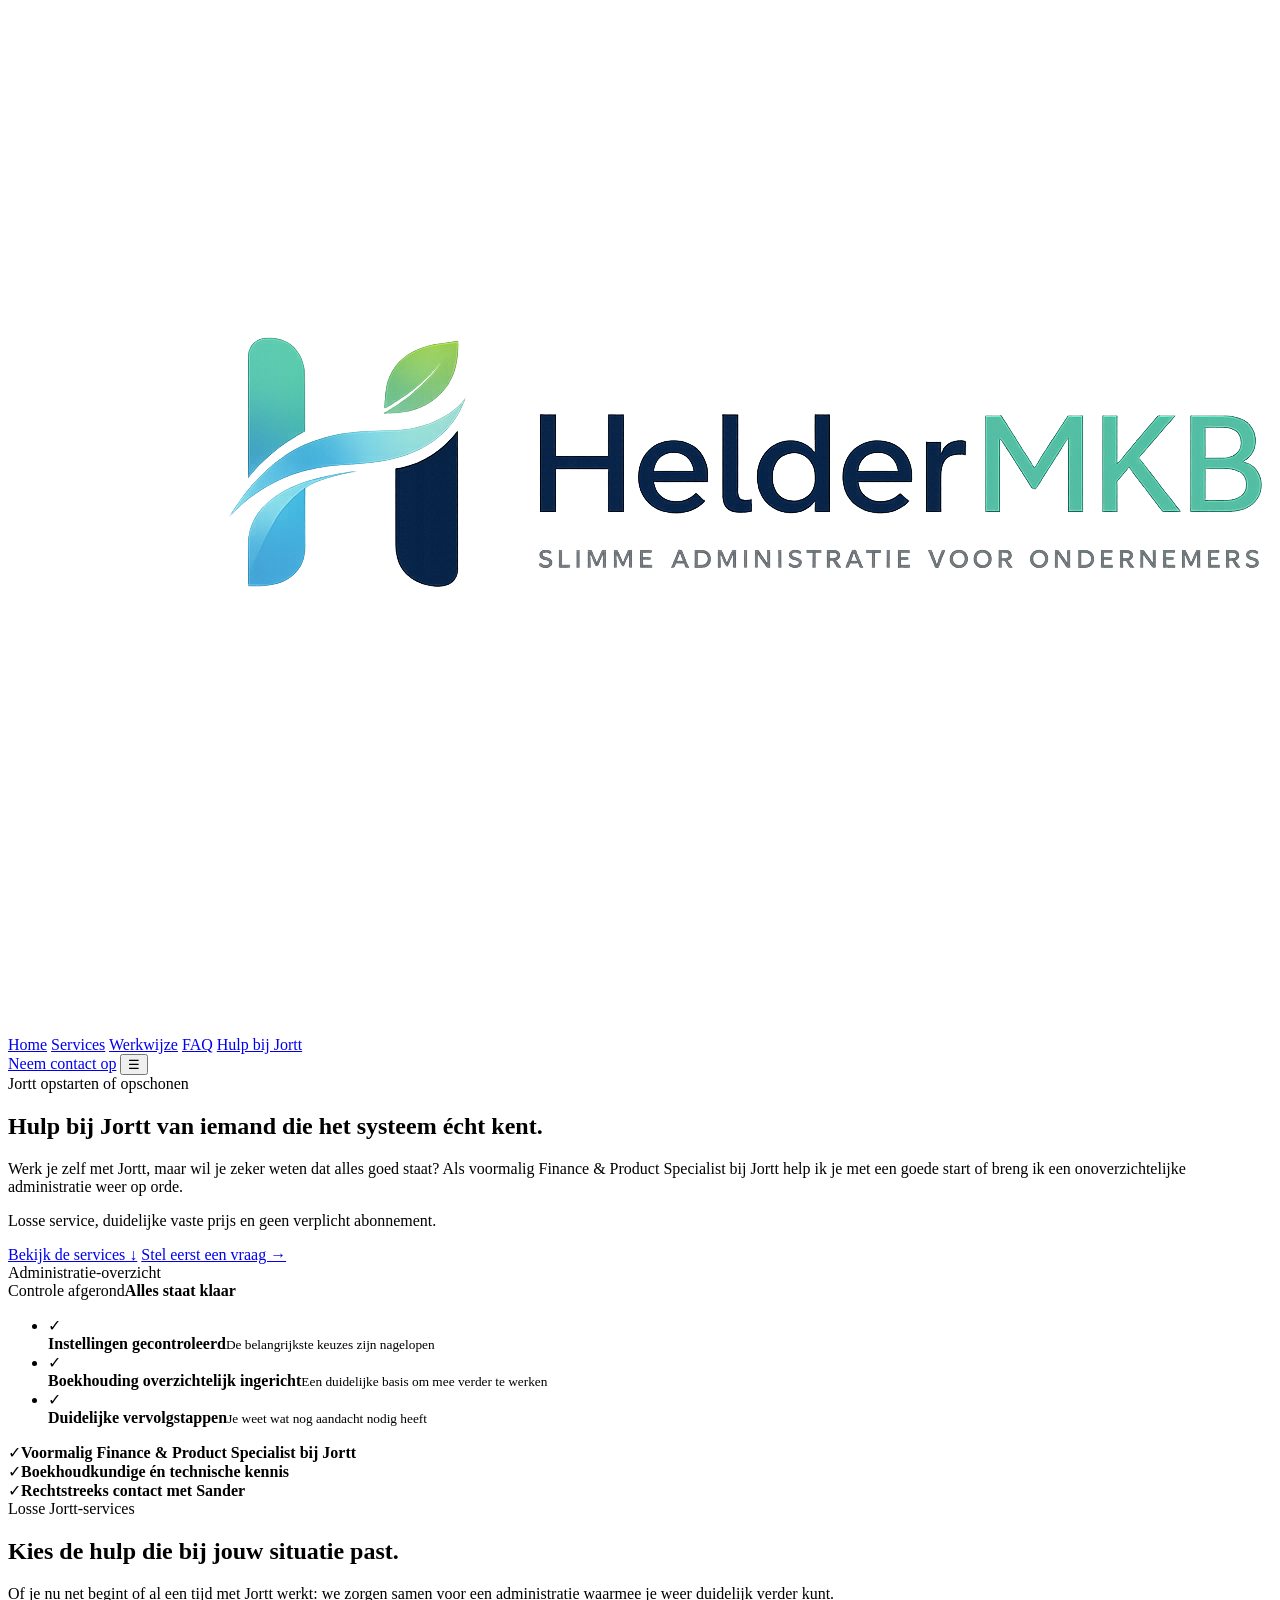
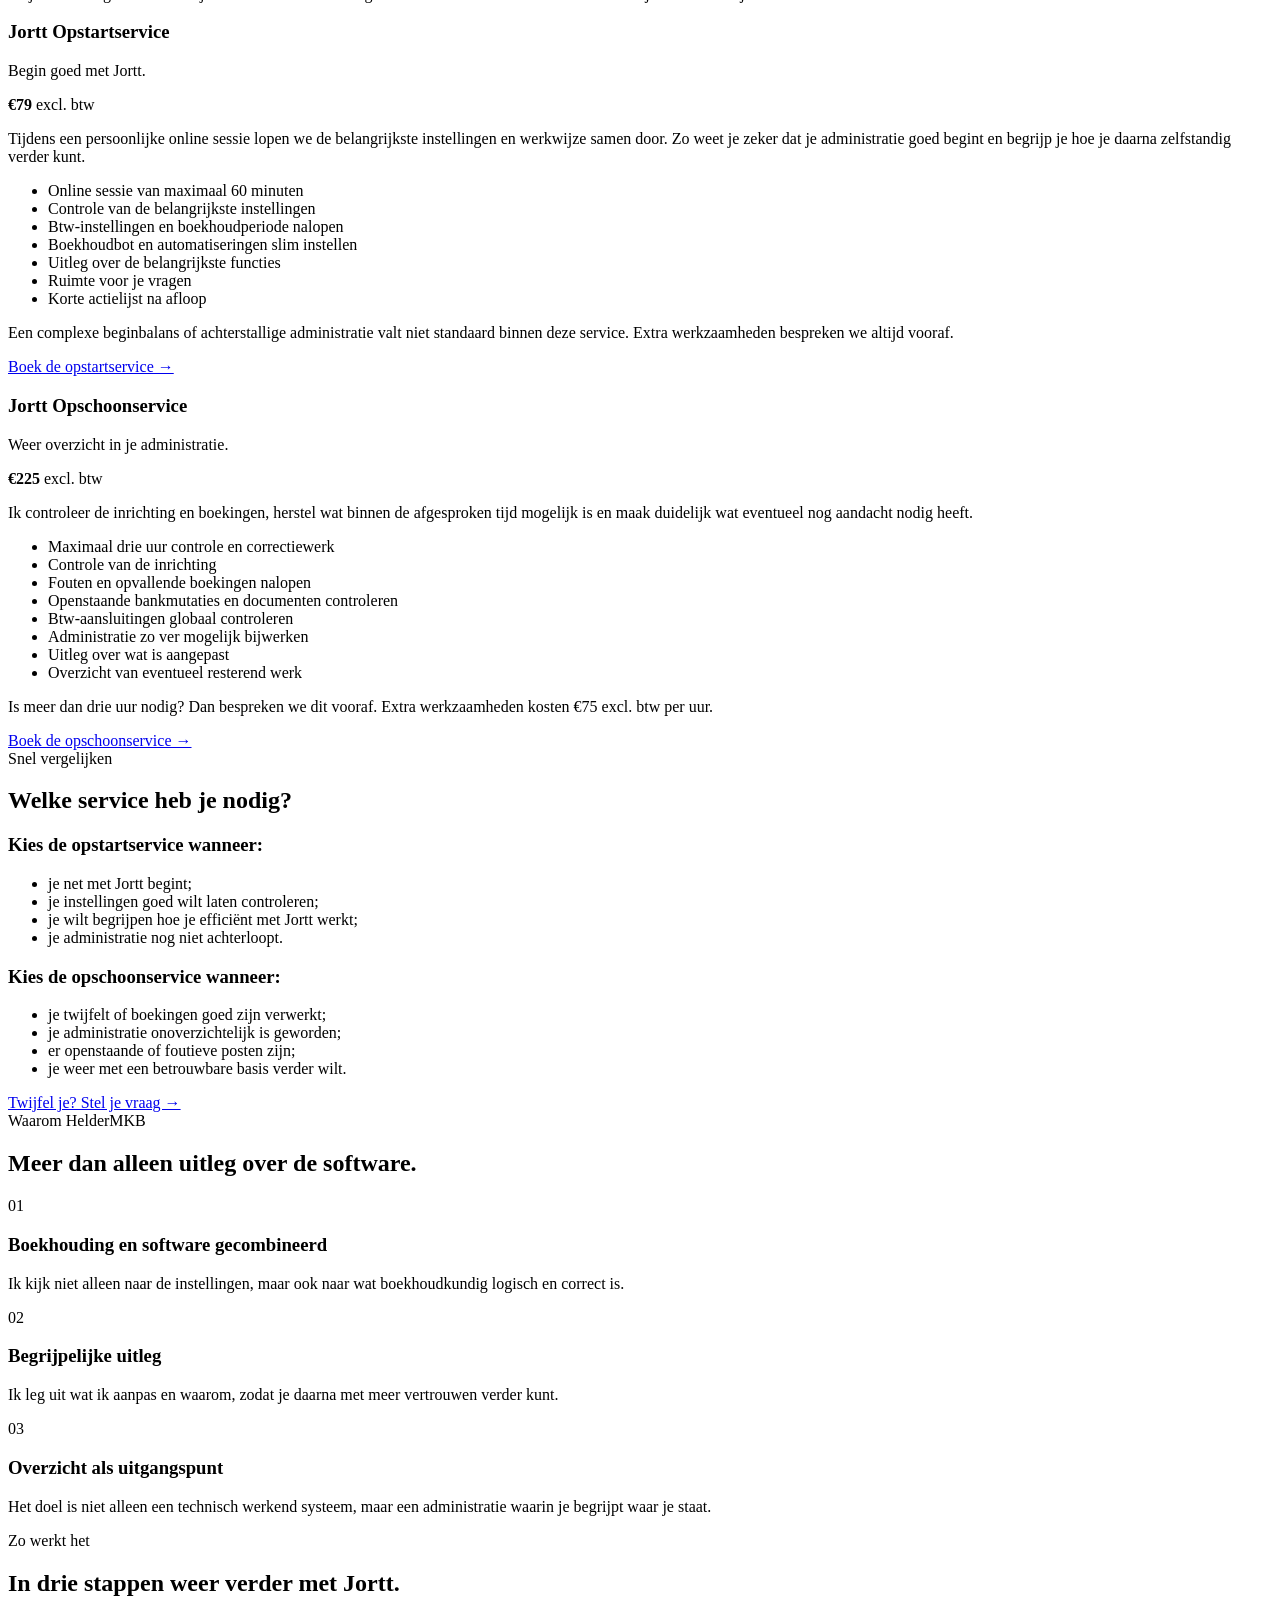
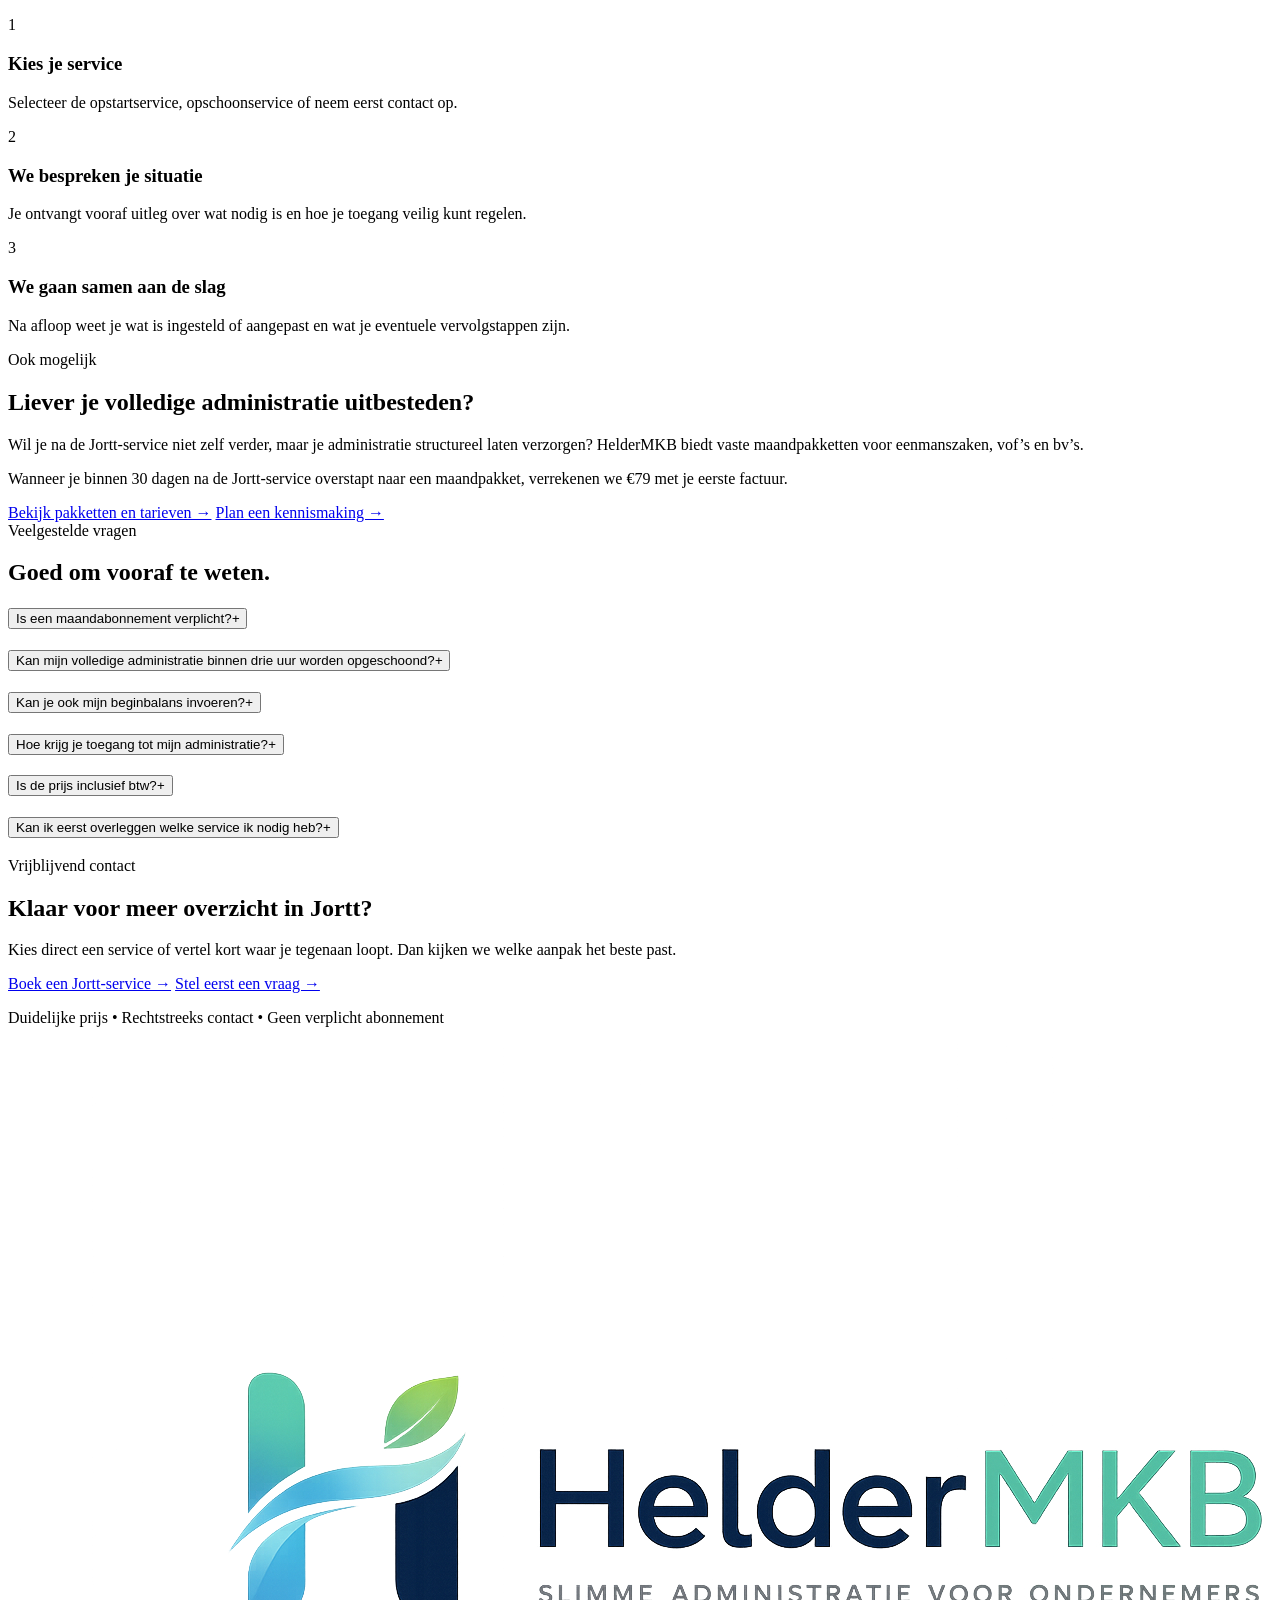
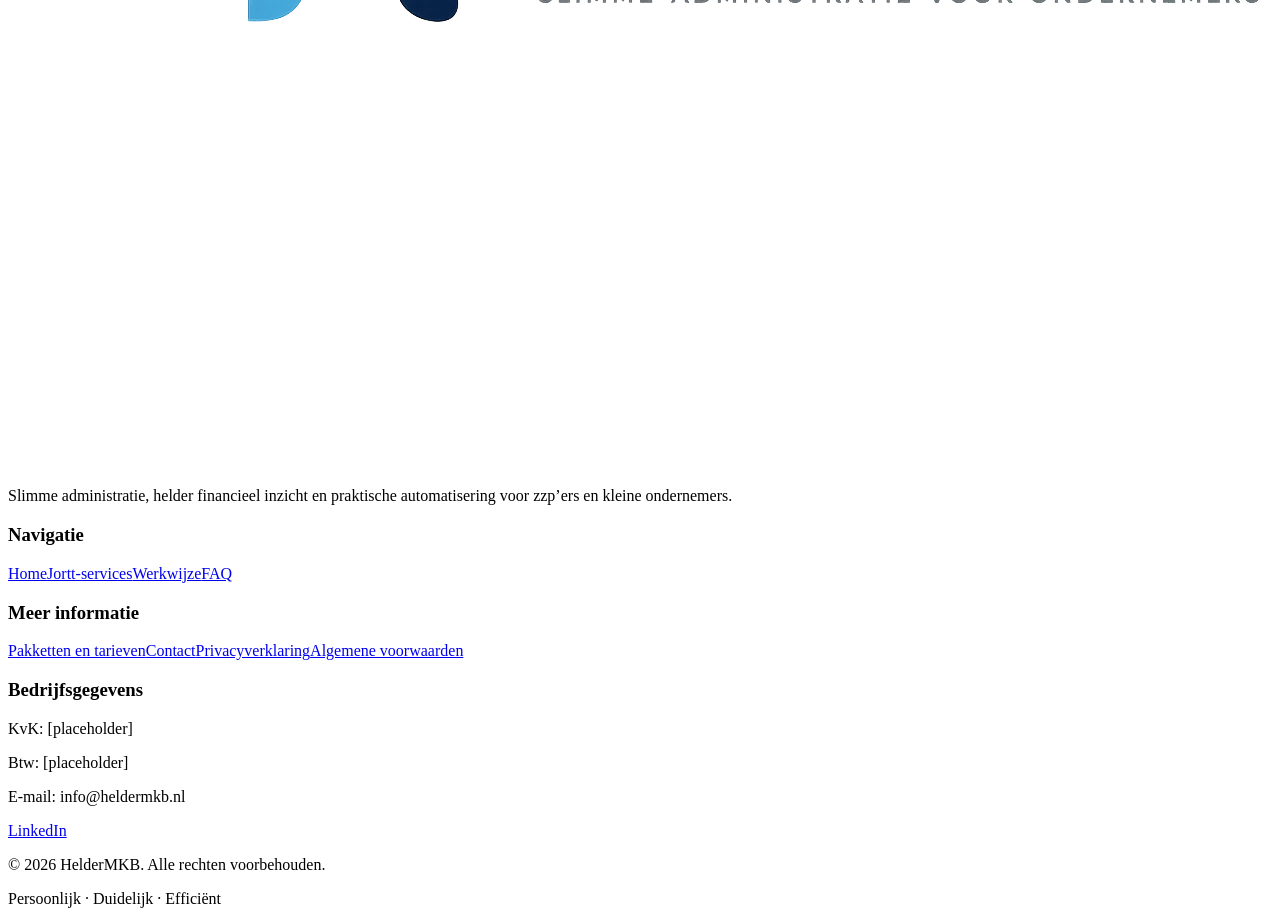
<file: jortt.html>
<!doctype html>
<html lang="nl">
<head>
  <meta charset="utf-8">
  <meta name="viewport" content="width=device-width,initial-scale=1">
  <title>Hulp bij Jortt: opstarten en opschonen | HelderMKB</title>
  <meta name="description" content="Hulp nodig bij Jortt? Laat je administratie goed opstarten, controleren of opschonen door een voormalig Finance &amp; Product Specialist bij Jortt.">
  <meta name="theme-color" content="#FFFFFF">
  <link rel="preconnect" href="https://fonts.googleapis.com">
  <link rel="preconnect" href="https://fonts.gstatic.com" crossorigin>
  <link href="https://fonts.googleapis.com/css2?family=Manrope:wght@400;500;600;700;800&amp;display=swap" rel="stylesheet">
  <link rel="stylesheet" href="style.css">
</head>
<body class="jortt-page">
<header class="jortt-header">
  <div class="jortt-container jortt-nav">
    <a href="index.html" class="jortt-brand" aria-label="HelderMKB home">
      <img src="images/logo/logo.png" alt="HelderMKB">
    </a>
    <nav class="jortt-nav__links" id="jorttNavLinks" aria-label="Hoofdnavigatie">
      <a href="index.html">Home</a>
      <a href="#services">Services</a>
      <a href="#werkwijze">Werkwijze</a>
      <a href="#faq">FAQ</a>
      <a href="jortt.html" class="is-active" aria-current="page">Hulp bij Jortt</a>
    </nav>
    <a class="btn btn-primary jortt-nav__cta" href="#jortt-contact">Neem contact op</a>
    <button class="jortt-menu" id="jorttMenu" type="button" aria-label="Menu openen" aria-expanded="false" aria-controls="jorttNavLinks">☰</button>
  </div>
</header>

<main>
  <section class="jortt-hero" aria-labelledby="jortt-hero-title">
    <div class="jortt-container jortt-hero__grid">
      <div class="jortt-hero__copy">
        <div class="eyebrow">Jortt opstarten of opschonen</div>
        <h1 id="jortt-hero-title">Hulp bij Jortt van iemand die het systeem écht kent.</h1>
        <p class="jortt-lead">Werk je zelf met Jortt, maar wil je zeker weten dat alles goed staat? Als voormalig Finance &amp; Product Specialist bij Jortt help ik je met een goede start of breng ik een onoverzichtelijke administratie weer op orde.</p>
        <p class="jortt-reassurance">Losse service, duidelijke vaste prijs en geen verplicht abonnement.</p>
        <div class="jortt-actions">
          <a class="btn btn-primary" href="#services">Bekijk de services ↓</a>
          <a class="btn btn-secondary" href="#jortt-contact">Stel eerst een vraag →</a>
        </div>
      </div>
      <div class="jortt-software" aria-label="Voorbeeld van een gecontroleerde en overzichtelijk ingerichte administratie">
        <div class="jortt-software__bar">
          <span class="jortt-software__dots" aria-hidden="true"><i></i><i></i><i></i></span>
          <span>Administratie-overzicht</span>
        </div>
        <div class="jortt-software__body">
          <div class="jortt-software__status">
            <span>Controle afgerond</span><strong>Alles staat klaar</strong>
          </div>
          <ul>
            <li><span class="jortt-check" aria-hidden="true">✓</span><div><strong>Instellingen gecontroleerd</strong><small>De belangrijkste keuzes zijn nagelopen</small></div></li>
            <li><span class="jortt-check" aria-hidden="true">✓</span><div><strong>Boekhouding overzichtelijk ingericht</strong><small>Een duidelijke basis om mee verder te werken</small></div></li>
            <li><span class="jortt-check" aria-hidden="true">✓</span><div><strong>Duidelijke vervolgstappen</strong><small>Je weet wat nog aandacht nodig heeft</small></div></li>
          </ul>
        </div>
      </div>
    </div>
  </section>

  <section class="jortt-trust" aria-label="Ervaring en begeleiding">
    <div class="jortt-container jortt-trust__items">
      <div><span aria-hidden="true">✓</span><strong>Voormalig Finance &amp; Product Specialist bij Jortt</strong></div>
      <div><span aria-hidden="true">✓</span><strong>Boekhoudkundige én technische kennis</strong></div>
      <div><span aria-hidden="true">✓</span><strong>Rechtstreeks contact met Sander</strong></div>
    </div>
  </section>

  <section class="jortt-section jortt-services" id="services" aria-labelledby="services-title">
    <div class="jortt-container">
      <header class="jortt-section__header">
        <div class="eyebrow">Losse Jortt-services</div>
        <h2 id="services-title">Kies de hulp die bij jouw situatie past.</h2>
        <p>Of je nu net begint of al een tijd met Jortt werkt: we zorgen samen voor een administratie waarmee je weer duidelijk verder kunt.</p>
      </header>
      <div class="jortt-service-grid">
        <article class="jortt-service-card">
          <div>
            <h3>Jortt Opstartservice</h3>
            <p class="jortt-service-card__subtitle">Begin goed met Jortt.</p>
            <p class="jortt-price"><strong>€79</strong> <span>excl. btw</span></p>
            <p>Tijdens een persoonlijke online sessie lopen we de belangrijkste instellingen en werkwijze samen door. Zo weet je zeker dat je administratie goed begint en begrijp je hoe je daarna zelfstandig verder kunt.</p>
          </div>
          <ul class="jortt-checklist">
            <li>Online sessie van maximaal 60 minuten</li>
            <li>Controle van de belangrijkste instellingen</li>
            <li>Btw-instellingen en boekhoudperiode nalopen</li>
            <li>Boekhoudbot en automatiseringen slim instellen</li>
            <li>Uitleg over de belangrijkste functies</li>
            <li>Ruimte voor je vragen</li>
            <li>Korte actielijst na afloop</li>
          </ul>
          <p class="jortt-service-card__note">Een complexe beginbalans of achterstallige administratie valt niet standaard binnen deze service. Extra werkzaamheden bespreken we altijd vooraf.</p>
          <a class="btn btn-primary" href="#jortt-contact">Boek de opstartservice →</a>
        </article>

        <article class="jortt-service-card">
          <div>
            <h3>Jortt Opschoonservice</h3>
            <p class="jortt-service-card__subtitle">Weer overzicht in je administratie.</p>
            <p class="jortt-price"><strong>€225</strong> <span>excl. btw</span></p>
            <p>Ik controleer de inrichting en boekingen, herstel wat binnen de afgesproken tijd mogelijk is en maak duidelijk wat eventueel nog aandacht nodig heeft.</p>
          </div>
          <ul class="jortt-checklist">
            <li>Maximaal drie uur controle en correctiewerk</li>
            <li>Controle van de inrichting</li>
            <li>Fouten en opvallende boekingen nalopen</li>
            <li>Openstaande bankmutaties en documenten controleren</li>
            <li>Btw-aansluitingen globaal controleren</li>
            <li>Administratie zo ver mogelijk bijwerken</li>
            <li>Uitleg over wat is aangepast</li>
            <li>Overzicht van eventueel resterend werk</li>
          </ul>
          <p class="jortt-service-card__note">Is meer dan drie uur nodig? Dan bespreken we dit vooraf. Extra werkzaamheden kosten €75 excl. btw per uur.</p>
          <a class="btn btn-primary" href="#jortt-contact">Boek de opschoonservice →</a>
        </article>
      </div>
    </div>
  </section>

  <section class="jortt-section jortt-compare" aria-labelledby="compare-title">
    <div class="jortt-container">
      <header class="jortt-section__header jortt-section__header--center">
        <div class="eyebrow">Snel vergelijken</div>
        <h2 id="compare-title">Welke service heb je nodig?</h2>
      </header>
      <div class="jortt-compare__grid">
        <div>
          <h3>Kies de opstartservice wanneer:</h3>
          <ul class="jortt-checklist">
            <li>je net met Jortt begint;</li>
            <li>je instellingen goed wilt laten controleren;</li>
            <li>je wilt begrijpen hoe je efficiënt met Jortt werkt;</li>
            <li>je administratie nog niet achterloopt.</li>
          </ul>
        </div>
        <div>
          <h3>Kies de opschoonservice wanneer:</h3>
          <ul class="jortt-checklist">
            <li>je twijfelt of boekingen goed zijn verwerkt;</li>
            <li>je administratie onoverzichtelijk is geworden;</li>
            <li>er openstaande of foutieve posten zijn;</li>
            <li>je weer met een betrouwbare basis verder wilt.</li>
          </ul>
        </div>
      </div>
      <div class="jortt-centered-action"><a class="btn btn-secondary" href="#jortt-contact">Twijfel je? Stel je vraag →</a></div>
    </div>
  </section>

  <section class="jortt-section jortt-why" aria-labelledby="why-title">
    <div class="jortt-container">
      <header class="jortt-section__header">
        <div class="eyebrow">Waarom HelderMKB</div>
        <h2 id="why-title">Meer dan alleen uitleg over de software.</h2>
      </header>
      <div class="jortt-content-grid">
        <article><span aria-hidden="true">01</span><h3>Boekhouding en software gecombineerd</h3><p>Ik kijk niet alleen naar de instellingen, maar ook naar wat boekhoudkundig logisch en correct is.</p></article>
        <article><span aria-hidden="true">02</span><h3>Begrijpelijke uitleg</h3><p>Ik leg uit wat ik aanpas en waarom, zodat je daarna met meer vertrouwen verder kunt.</p></article>
        <article><span aria-hidden="true">03</span><h3>Overzicht als uitgangspunt</h3><p>Het doel is niet alleen een technisch werkend systeem, maar een administratie waarin je begrijpt waar je staat.</p></article>
      </div>
    </div>
  </section>

  <section class="jortt-section jortt-process" id="werkwijze" aria-labelledby="process-title">
    <div class="jortt-container">
      <header class="jortt-section__header">
        <div class="eyebrow">Zo werkt het</div>
        <h2 id="process-title">In drie stappen weer verder met Jortt.</h2>
      </header>
      <div class="jortt-process__steps">
        <article><span>1</span><h3>Kies je service</h3><p>Selecteer de opstartservice, opschoonservice of neem eerst contact op.</p></article>
        <article><span>2</span><h3>We bespreken je situatie</h3><p>Je ontvangt vooraf uitleg over wat nodig is en hoe je toegang veilig kunt regelen.</p></article>
        <article><span>3</span><h3>We gaan samen aan de slag</h3><p>Na afloop weet je wat is ingesteld of aangepast en wat je eventuele vervolgstappen zijn.</p></article>
      </div>
    </div>
  </section>

  <section class="jortt-section jortt-monthly" aria-labelledby="monthly-title">
    <div class="jortt-container jortt-monthly__box">
      <div>
        <div class="eyebrow">Ook mogelijk</div>
        <h2 id="monthly-title">Liever je volledige administratie uitbesteden?</h2>
        <p>Wil je na de Jortt-service niet zelf verder, maar je administratie structureel laten verzorgen? HelderMKB biedt vaste maandpakketten voor eenmanszaken, vof’s en bv’s.</p>
        <p class="jortt-monthly__offer">Wanneer je binnen 30 dagen na de Jortt-service overstapt naar een maandpakket, verrekenen we €79 met je eerste factuur.</p>
      </div>
      <div class="jortt-actions">
        <a class="btn btn-primary" href="index.html#tarieven">Bekijk pakketten en tarieven →</a>
        <a class="btn btn-secondary" href="#jortt-contact">Plan een kennismaking →</a>
      </div>
    </div>
  </section>

  <section class="jortt-section jortt-faq" id="faq" aria-labelledby="jortt-faq-title">
    <div class="jortt-container">
      <header class="jortt-section__header">
        <div class="eyebrow">Veelgestelde vragen</div>
        <h2 id="jortt-faq-title">Goed om vooraf te weten.</h2>
      </header>
      <div class="jortt-faq__list">
        <div class="jortt-faq__item">
          <h3><button type="button" aria-expanded="false" aria-controls="jortt-answer-1"><span>Is een maandabonnement verplicht?</span><i aria-hidden="true">+</i></button></h3>
          <div id="jortt-answer-1" hidden><p>Nee. De opstart- en opschoonservice zijn losse diensten.</p></div>
        </div>
        <div class="jortt-faq__item">
          <h3><button type="button" aria-expanded="false" aria-controls="jortt-answer-2"><span>Kan mijn volledige administratie binnen drie uur worden opgeschoond?</span><i aria-hidden="true">+</i></button></h3>
          <div id="jortt-answer-2" hidden><p>Dat hangt af van de omvang en staat van de administratie. Binnen de opschoonservice werk ik maximaal drie uur. Wanneer meer tijd nodig is, bespreek ik dat vooraf.</p></div>
        </div>
        <div class="jortt-faq__item">
          <h3><button type="button" aria-expanded="false" aria-controls="jortt-answer-3"><span>Kan je ook mijn beginbalans invoeren?</span><i aria-hidden="true">+</i></button></h3>
          <div id="jortt-answer-3" hidden><p>Een eenvoudige of voorbereide beginbalans kunnen we bespreken. Bij een complexe beginbalans maak ik vooraf een aparte inschatting.</p></div>
        </div>
        <div class="jortt-faq__item">
          <h3><button type="button" aria-expanded="false" aria-controls="jortt-answer-4"><span>Hoe krijg je toegang tot mijn administratie?</span><i aria-hidden="true">+</i></button></h3>
          <div id="jortt-answer-4" hidden><p>Toegang regelen we veilig en in overleg. Vooraf spreken we af wat nodig is en hoe we daarmee omgaan.</p></div>
        </div>
        <div class="jortt-faq__item">
          <h3><button type="button" aria-expanded="false" aria-controls="jortt-answer-5"><span>Is de prijs inclusief btw?</span><i aria-hidden="true">+</i></button></h3>
          <div id="jortt-answer-5" hidden><p>Nee, alle zakelijke prijzen op deze pagina zijn exclusief btw.</p></div>
        </div>
        <div class="jortt-faq__item">
          <h3><button type="button" aria-expanded="false" aria-controls="jortt-answer-6"><span>Kan ik eerst overleggen welke service ik nodig heb?</span><i aria-hidden="true">+</i></button></h3>
          <div id="jortt-answer-6" hidden><p>Ja. Je kunt vooraf vrijblijvend je situatie toelichten, zodat we samen kunnen kijken welke service het beste past.</p></div>
        </div>
      </div>
    </div>
  </section>

  <section class="jortt-final" id="jortt-contact" aria-labelledby="jortt-contact-title">
    <div class="jortt-container jortt-final__box">
      <div>
        <div class="eyebrow">Vrijblijvend contact</div>
        <h2 id="jortt-contact-title">Klaar voor meer overzicht in Jortt?</h2>
        <p>Kies direct een service of vertel kort waar je tegenaan loopt. Dan kijken we welke aanpak het beste past.</p>
        <div class="jortt-actions">
          <a class="btn btn-primary" href="mailto:info@heldermkb.nl?subject=Jortt-service">Boek een Jortt-service →</a>
          <a class="btn btn-secondary" href="mailto:info@heldermkb.nl?subject=Vraag%20over%20Jortt">Stel eerst een vraag →</a>
        </div>
        <p class="jortt-final__trust">Duidelijke prijs <span>•</span> Rechtstreeks contact <span>•</span> Geen verplicht abonnement</p>
      </div>
    </div>
  </section>
</main>

<footer class="jortt-footer">
  <div class="jortt-container">
    <div class="jortt-footer__grid">
      <div>
        <a href="index.html" class="jortt-brand jortt-brand--footer" aria-label="HelderMKB home"><img src="images/logo/logo.png" alt="HelderMKB"></a>
        <p>Slimme administratie, helder financieel inzicht en praktische automatisering voor zzp’ers en kleine ondernemers.</p>
      </div>
      <div><h3>Navigatie</h3><div class="jortt-footer__links"><a href="index.html">Home</a><a href="#services">Jortt-services</a><a href="#werkwijze">Werkwijze</a><a href="#faq">FAQ</a></div></div>
      <div><h3>Meer informatie</h3><div class="jortt-footer__links"><a href="index.html#tarieven">Pakketten en tarieven</a><a href="#jortt-contact">Contact</a><a href="#">Privacyverklaring</a><a href="#">Algemene voorwaarden</a></div></div>
      <div><h3>Bedrijfsgegevens</h3><div class="jortt-footer__links"><p>KvK: [placeholder]</p><p>Btw: [placeholder]</p><p>E-mail: info@heldermkb.nl</p><a href="#">LinkedIn</a></div></div>
    </div>
    <div class="jortt-footer__bottom"><p>© 2026 HelderMKB. Alle rechten voorbehouden.</p><p>Persoonlijk · Duidelijk · Efficiënt</p></div>
  </div>
</footer>

<script src="script.js"></script>
</body>
</html>
</file>
<file: style.css>
:root {
  --hero-space-1: 8px;
  --hero-space-2: 16px;
  --hero-space-3: 24px;
  --hero-space-4: 32px;
  --hero-space-5: 40px;
  --hero-space-6: 48px;
  --hero-space-10: 80px;
}

/* Hero layout */
.hero {
  padding-bottom: 128px;
  isolation: isolate;
  background:
    radial-gradient(
      92% 118% at 116% 104%,
      rgba(34, 211, 166, 0.105) 0%,
      rgba(34, 211, 166, 0.052) 28%,
      rgba(34, 211, 166, 0.018) 52%,
      transparent 79%
    ),
    radial-gradient(
      76% 102% at 72% 112%,
      rgba(70, 190, 232, 0.085) 0%,
      rgba(70, 190, 232, 0.04) 31%,
      rgba(70, 190, 232, 0.014) 56%,
      transparent 81%
    ),
    radial-gradient(
      74% 94% at 108% -22%,
      rgba(70, 190, 232, 0.055) 0%,
      rgba(70, 190, 232, 0.022) 38%,
      transparent 78%
    ),
    #fff;
}

.hero::before {
  display: block;
  z-index: 0;
  width: 118%;
  height: 38%;
  right: -48%;
  top: 42%;
  border-radius: 50%;
  background: linear-gradient(
    104deg,
    transparent 18%,
    rgba(70, 190, 232, 0.035) 48%,
    rgba(34, 211, 166, 0.028) 65%,
    transparent 84%
  );
  filter: blur(52px);
  transform: rotate(-9deg);
  pointer-events: none;
}

.hero-grid {
  position: relative;
  z-index: 1;
  grid-template-columns: minmax(520px, 780px) minmax(460px, 1fr);
  column-gap: var(--hero-space-10);
  align-items: center;
}

.hero-content {
  padding-bottom: var(--hero-space-4);
}

.hero-copy {
  max-width: 540px;
  line-height: 1.78;
  margin: var(--hero-space-5) 0 var(--hero-space-4);
}

.hero-offer {
  position: relative;
  width: 100%;
  max-width: 610px;
  margin-bottom: var(--hero-space-5);
  padding: 28px;
  border: 1px solid rgba(34, 211, 166, 0.32);
  border-radius: 20px;
  background: linear-gradient(135deg, rgba(236, 250, 246, 0.92), rgba(230, 246, 251, 0.74));
  box-shadow: 0 14px 38px rgba(13, 27, 42, 0.07);
  transition:
    opacity 700ms ease 130ms,
    transform 700ms cubic-bezier(0.22, 1, 0.36, 1) 130ms,
    box-shadow 220ms ease;
}

.hero-offer:hover {
  transform: translateY(-2px);
  box-shadow: 0 18px 46px rgba(13, 27, 42, 0.1);
}

.hero-offer__header {
  display: flex;
  align-items: center;
  justify-content: space-between;
  gap: var(--hero-space-2);
  margin-bottom: 12px;
}

.hero-offer__label {
  display: inline-flex;
  align-items: center;
  gap: 9px;
}

.hero-offer__icon {
  width: 26px;
  height: 26px;
  display: inline-grid;
  place-items: center;
  border-radius: 8px;
  background: rgba(34, 211, 166, 0.15);
  color: #0c8b76;
  font-size: 0.74rem;
}

.hero-offer__eyebrow {
  color: #0c7f70;
  font-size: 0.68rem;
  font-weight: 800;
  letter-spacing: 0.12em;
  line-height: 1.4;
  text-transform: uppercase;
}

.hero-offer__badge {
  flex: 0 0 auto;
  padding: 6px 10px;
  border: 1px solid rgba(34, 211, 166, 0.24);
  border-radius: 999px;
  background: rgba(255, 255, 255, 0.76);
  color: #176d60;
  font-size: 0.62rem;
  font-weight: 800;
  line-height: 1.35;
}

.hero-offer h2 {
  max-width: 500px;
  font-family: Manrope, system-ui, sans-serif;
  font-size: 1.22rem;
  font-weight: 700;
  line-height: 1.35;
  letter-spacing: -0.035em;
}

.hero-offer__accent {
  margin-top: 8px;
  color: var(--navy);
  font-size: 1.34rem;
  line-height: 1.35;
  letter-spacing: -0.025em;
}

.hero-offer__accent strong {
  font-weight: 800;
}

.hero-offer__accent span {
  padding: 1px 5px;
  border-radius: 5px;
  background: linear-gradient(100deg, rgba(70, 190, 232, 0.2), rgba(34, 211, 166, 0.2));
  color: var(--navy);
}

.hero-offer__note {
  max-width: 540px;
  margin-top: 12px;
  font-size: 0.7rem;
  line-height: 1.55;
}

.hero-offer__actions {
  display: flex;
  flex-wrap: wrap;
  gap: 14px;
  margin-top: var(--hero-space-3);
}

.hero-offer__cta {
  min-height: 44px;
  padding: 0 17px;
  border-radius: 12px;
  font-size: 0.78rem;
}

.hero-offer__cta.btn-primary {
  background: linear-gradient(105deg, #52c9ad, #4dbdda);
  box-shadow: none;
}

.hero-offer__cta.btn-primary:hover {
  background: linear-gradient(105deg, #42bfa2, #3caed1);
}

.js .hero-offer {
  opacity: 0;
  transform: translateY(16px);
}

.js .hero.is-ready .hero-offer {
  opacity: 1;
  transform: translateY(0);
}

.js .hero.is-ready .hero-offer:hover {
  transform: translateY(-2px);
}

.hero-visual {
  position: relative;
  min-width: 0;
}

.hero-photo {
  min-height: 900px;
  height: 900px;
  overflow: visible;
}

.hero-photo::after {
  content: "";
  position: absolute;
  z-index: 0;
  width: 145%;
  height: 92%;
  left: 38%;
  top: 48%;
  display: block;
  background: radial-gradient(
    ellipse at 42% 52%,
    rgba(70, 190, 232, 0.1) 0%,
    rgba(34, 211, 166, 0.055) 31%,
    rgba(70, 190, 232, 0.018) 55%,
    transparent 80%
  );
  filter: blur(22px);
  transform: translate(-50%, -50%);
  pointer-events: none;
}

.hero-photo img {
  top: -146px;
  left: 48%;
  width: 180%;
}

/* Entrance transitions */
.js .hero h1,
.js .hero-copy,
.js .hero-photo img {
  opacity: 0;
  transition:
    opacity 700ms ease,
    transform 700ms cubic-bezier(0.22, 1, 0.36, 1);
}

.js .hero h1,
.js .hero-copy {
  transform: translateY(16px);
}

.js .hero-photo img {
  transform: translate(-50%, 24px);
}

.js .hero.is-ready h1,
.js .hero.is-ready .hero-copy,
.js .hero.is-ready .hero-photo img {
  opacity: 1;
  transform: translateY(0);
}

.js .hero.is-ready .hero-photo img {
  transform: translate(-50%, 0);
}

.hero-copy {
  transition-delay: 90ms;
}

.hero-photo img { transition-delay: 120ms; }

/* Static trust bar between the hero and personal introduction */
.trust-bar-section {
  position: relative;
  z-index: 2;
  height: 0;
}

.trust-bar-section .container {
  width: 100%;
  max-width: none;
  transform: translateY(-50%);
}

.trust-bar {
  min-height: 96px;
  display: flex;
  align-items: center;
  padding: 20px 0;
  border-top: 1px solid rgba(34, 211, 166, 0.15);
  border-radius: 0;
  background: linear-gradient(135deg, rgba(255, 255, 255, 0.94), rgba(236, 250, 246, 0.9));
  box-shadow: 0 12px 32px rgba(13, 27, 42, 0.04);
  backdrop-filter: blur(16px);
  -webkit-backdrop-filter: blur(16px);
}

.trust-bar__inner {
  width: min(calc(100% - 72px), 1440px);
  margin: 0 auto;
}

.trust-bar__items {
  display: grid;
  grid-template-columns: repeat(4, minmax(0, 1fr));
  gap: 0;
}

.trust-bar__item {
  min-width: 0;
  display: grid;
  grid-template-columns: 28px minmax(0, 1fr);
  align-items: center;
  gap: 12px;
  padding: 4px var(--hero-space-3);
  border-left: 1px solid rgba(13, 27, 42, 0.08);
}

.trust-bar__item:first-child {
  padding-left: 0;
  border-left: 0;
}

.trust-bar__icon {
  width: 28px;
  height: 28px;
  display: grid;
  place-items: center;
  border-radius: 50%;
  background: rgba(34, 211, 166, 0.14);
  color: #0c947d;
  font-size: 0.72rem;
  font-weight: 800;
}

.trust-bar__item strong,
.trust-bar__item small {
  display: block;
}

.trust-bar__item strong {
  font-size: 0.82rem;
  line-height: 1.4;
}

.trust-bar__item small {
  margin-top: 3px;
  color: var(--muted);
  font-size: 0.68rem;
  line-height: 1.45;
}

/* Concrete support section */
.support-section {
  position: relative;
  padding: 240px 0 200px;
  background:
    radial-gradient(70% 90% at 96% 42%, rgba(34, 211, 166, 0.065), transparent 72%),
    radial-gradient(55% 70% at 12% 100%, rgba(70, 190, 232, 0.04), transparent 78%),
    linear-gradient(180deg, rgba(255, 255, 255, 0.98), rgba(246, 251, 250, 0.72) 62%, #fff);
}

.support-section > .container {
  width: min(calc(100% - 72px), 1440px);
}

.support-section__header {
  max-width: 760px;
}

.support-section__header h2 {
  max-width: 680px;
  font-size: clamp(2.75rem, 4.2vw, 4.25rem);
  line-height: 1.06;
}

.support-section__header h2 span {
  display: block;
  white-space: nowrap;
}

.support-section__subtitle {
  max-width: 680px;
  margin-top: 26px;
  color: #167c6c;
  font-size: 1.06rem;
  font-weight: 700;
  line-height: 1.6;
}

.support-section__intro {
  max-width: 760px;
  margin-top: 20px;
  font-size: 0.96rem;
  line-height: 1.8;
}

.support-grid {
  display: grid;
  grid-template-columns: repeat(3, minmax(0, 1fr));
  align-items: stretch;
  gap: 28px;
  margin-top: 60px;
}

.support-block {
  display: grid;
  grid-template-columns: 44px minmax(0, 1fr);
  grid-template-areas:
    "icon number"
    "content content";
  align-items: start;
  gap: 22px 14px;
  min-width: 0;
  min-height: 306px;
  padding: 32px;
  border: 1px solid rgba(221, 232, 237, 0.9);
  border-radius: 22px;
  background: rgba(255, 255, 255, 0.62);
  box-shadow: 0 10px 28px rgba(13, 27, 42, 0.025);
}

.support-block:nth-child(2) {
  background: linear-gradient(105deg, rgba(236, 251, 246, 0.74), rgba(255, 255, 255, 0.2));
}

.support-block__icon {
  grid-area: icon;
  width: 42px;
  height: 42px;
  display: grid;
  place-items: center;
  border: 1px solid rgba(34, 211, 166, 0.15);
  border-radius: 13px;
  background: rgba(231, 249, 244, 0.85);
  color: #108b78;
}

.support-block__icon svg {
  width: 21px;
  height: 21px;
}

.support-block__number {
  grid-area: number;
  padding-top: 8px;
  color: rgba(16, 139, 120, 0.52);
  font-size: 0.72rem;
  font-weight: 800;
  letter-spacing: 0.12em;
}

.support-block__content {
  grid-area: content;
  min-height: 182px;
  display: flex;
  flex-direction: column;
}

.support-block__content h3 {
  font-size: 1.18rem;
  line-height: 1.35;
}

.support-block__content > p {
  max-width: 520px;
  margin-top: 12px;
  font-size: 0.88rem;
  line-height: 1.7;
}

.support-block__content > .support-block__result {
  margin-top: auto;
  padding-top: 20px;
  border-top: 1px solid var(--line);
  color: var(--navy);
  font-size: 0.8rem;
  font-weight: 700;
  line-height: 1.6;
}

.support-section__cta {
  display: flex;
  justify-content: center;
  margin-top: 48px;
}

.support-section__cta .btn {
  min-width: 276px;
}

/* Packages and pricing */
.packages-section {
  position: relative;
  padding: 136px 0 128px;
  overflow: hidden;
  background:
    radial-gradient(60% 70% at 100% 12%, rgba(34, 211, 166, 0.07), transparent 72%),
    linear-gradient(180deg, #fff 0%, rgba(246, 251, 250, 0.8) 100%);
}

.packages-section > .container {
  width: min(calc(100% - 72px), 1440px);
}

.packages-section__header {
  max-width: 760px;
}

.packages-section__header h2 {
  max-width: 720px;
  font-size: clamp(2.65rem, 4vw, 4rem);
}

.packages-section__header > p {
  max-width: 660px;
  margin-top: 22px;
  font-size: 1.02rem;
}

.package-grid {
  display: grid;
  grid-template-columns: repeat(3, minmax(0, 1fr));
  gap: 24px;
  align-items: stretch;
  margin-top: 58px;
}

.package-card {
  min-width: 0;
  display: flex;
  flex-direction: column;
  padding: 32px;
  border: 1px solid rgba(205, 224, 230, 0.92);
  border-radius: 24px;
  background: rgba(255, 255, 255, 0.96);
  box-shadow: 0 16px 42px rgba(13, 27, 42, 0.055);
}

.package-card h3 {
  min-height: 29px;
  font-size: 1.32rem;
}

.package-card__pricing {
  position: relative;
  min-height: 158px;
  margin: 24px 0 22px;
  padding: 22px 20px 18px;
  border: 1px solid rgba(34, 211, 166, 0.25);
  border-radius: 18px;
  background: linear-gradient(135deg, rgba(235, 251, 246, 0.9), rgba(230, 246, 251, 0.56));
}

.package-card__badge {
  position: absolute;
  top: -12px;
  right: 14px;
  padding: 6px 10px;
  border: 1px solid rgba(34, 211, 166, 0.35);
  border-radius: 999px;
  background: #e3f8f1;
  color: #0b7565;
  font-size: 0.65rem;
  font-weight: 800;
  line-height: 1.35;
}

.package-card__regular {
  display: flex;
  gap: 7px;
  align-items: baseline;
  color: #75818c;
  font-size: 0.76rem;
}

.package-card__regular span {
  font-weight: 700;
}

.package-card__regular s {
  text-decoration-thickness: 1px;
}

.package-card__founder {
  margin-top: 12px;
  color: var(--navy);
  line-height: 1.1;
}

.package-card__founder > span {
  display: block;
  margin-bottom: 8px;
  color: #167c6c;
  font-size: 0.71rem;
  font-weight: 800;
}

.package-card__founder strong {
  font-size: 2.25rem;
  letter-spacing: -0.055em;
}

.package-card__founder small {
  font-size: 0.75rem;
  font-weight: 700;
}

.package-card__description {
  min-height: 84px;
  font-size: 0.86rem;
  line-height: 1.65;
}

.package-list {
  display: grid;
  gap: 13px;
  margin-top: 26px;
  list-style: none;
}

.package-list li {
  position: relative;
  padding-left: 29px;
  color: #263b4d;
  font-size: 0.79rem;
  line-height: 1.55;
}

.package-list li::before {
  content: "✓";
  position: absolute;
  top: 1px;
  left: 0;
  width: 19px;
  height: 19px;
  display: grid;
  place-items: center;
  border-radius: 50%;
  background: #e4f8f2;
  color: #0e8d77;
  font-size: 0.63rem;
  font-weight: 800;
}

.package-card__more .package-list {
  margin-top: 13px;
}

.package-card__more[hidden] {
  display: none;
}

.package-card__toggle {
  width: 100%;
  display: flex;
  align-items: center;
  justify-content: space-between;
  gap: 12px;
  margin-top: 24px;
  padding: 13px 0;
  border: 0;
  border-top: 1px solid var(--line);
  border-bottom: 1px solid var(--line);
  background: transparent;
  color: #107e6d;
  font-size: 0.75rem;
  font-weight: 800;
  text-align: left;
}

.package-card__toggle:hover {
  color: var(--navy);
}

.package-card__toggle:focus-visible {
  outline: 3px solid rgba(70, 190, 232, 0.35);
  outline-offset: 3px;
}

.package-card__chevron {
  flex: 0 0 auto;
  font-size: 1.1rem;
  transition: transform 180ms ease;
}

.package-card__toggle[aria-expanded="true"] .package-card__chevron {
  transform: rotate(180deg);
}

.package-card__footer {
  display: flex;
  flex-direction: column;
  flex: 1;
  margin-top: 26px;
}

.package-card__result {
  padding-left: 14px;
  border-left: 3px solid var(--mint);
  color: var(--navy);
  font-size: 0.78rem;
  font-weight: 700;
  line-height: 1.6;
}

.package-card__extra {
  margin-top: 14px;
  color: #167c6c;
  font-size: 0.75rem;
  font-weight: 800;
}

.package-card__footer .btn {
  width: 100%;
  margin-top: auto;
  padding-top: 14px;
  padding-bottom: 14px;
}

.packages-section__founder-note {
  max-width: 980px;
  margin: 58px auto 0;
  padding: 20px 24px;
  border: 1px solid rgba(34, 211, 166, 0.22);
  border-radius: 16px;
  background: rgba(234, 250, 245, 0.72);
  color: #395261;
  font-size: 0.79rem;
  line-height: 1.65;
  text-align: center;
}

/* Personal trust section */
.personal-trust {
  padding: 144px 0;
  background: #fff;
}

.personal-trust .personal-intro-grid {
  grid-template-columns: minmax(400px, 0.92fr) minmax(0, 1.08fr);
  gap: clamp(64px, 7vw, 112px);
}

.personal-trust .personal-intro-photo {
  min-height: 660px;
  border-color: rgba(70, 190, 232, 0.16);
  border-radius: 36px;
  background:
    linear-gradient(180deg, rgba(255, 255, 255, 0.12), rgba(13, 27, 42, 0.035)),
    linear-gradient(145deg, #e5f6f9, #edf9f5);
  box-shadow: 0 24px 64px rgba(13, 27, 42, 0.075);
}

.personal-trust .personal-intro-photo div {
  padding: 0;
  background: transparent;
}

.personal-trust .personal-intro-copy {
  max-width: 700px;
}

.personal-trust .personal-intro-copy h2 {
  max-width: 680px;
  margin-bottom: 32px;
  font-size: clamp(2.6rem, 4vw, 4rem);
}

.personal-trust .personal-intro-copy p {
  max-width: 680px;
  font-size: 0.96rem;
  line-height: 1.8;
}

.personal-trust .personal-intro-copy .hello {
  margin-bottom: 20px;
  color: #167c6c;
  font-size: 1.16rem;
  font-weight: 800;
}

.personal-trust__proof {
  display: grid;
  gap: 0;
  max-width: 650px;
  margin-top: 34px;
  border-top: 1px solid var(--line);
  list-style: none;
}

.personal-trust__proof li {
  position: relative;
  padding: 16px 0 16px 34px;
  border-bottom: 1px solid var(--line);
  color: var(--navy);
  font-size: 0.83rem;
  font-weight: 700;
  line-height: 1.55;
}

.personal-trust__proof li::before {
  content: "✓";
  position: absolute;
  top: 17px;
  left: 0;
  width: 21px;
  height: 21px;
  display: grid;
  place-items: center;
  border-radius: 50%;
  background: #e4f8f2;
  color: #0e8d77;
  font-size: 0.65rem;
  font-weight: 800;
}

.personal-trust__action {
  margin-top: 34px;
}

/* Process */
.process-section {
  padding: 136px 0;
  background:
    radial-gradient(55% 70% at 100% 0%, rgba(34, 211, 166, 0.06), transparent 72%),
    linear-gradient(180deg, rgba(246, 251, 250, 0.76), #fff);
}

.process-section .lead {
  max-width: 720px;
}

.process-section .timeline {
  margin-top: 64px;
}

.process-section .step h3 {
  max-width: 260px;
  font-size: 1.08rem;
  line-height: 1.4;
  letter-spacing: -0.025em;
}

.process-section .step p {
  max-width: 270px;
  line-height: 1.7;
}

.process-section__action {
  margin-top: 54px;
}

/* FAQ */
.faq-section {
  padding: 136px 0;
  background: #fff;
}

.faq-section__header {
  max-width: 720px;
}

.faq-list {
  max-width: 960px;
  margin-top: 54px;
  border-top: 1px solid var(--line);
}

.faq-item {
  border-bottom: 1px solid var(--line);
}

.faq-item h3 {
  letter-spacing: 0;
}

.faq-question {
  width: 100%;
  min-height: 78px;
  display: flex;
  align-items: center;
  justify-content: space-between;
  gap: 28px;
  padding: 20px 4px;
  border: 0;
  background: transparent;
  color: var(--navy);
  font-size: 0.98rem;
  font-weight: 700;
  line-height: 1.5;
  text-align: left;
}

.faq-question:hover {
  color: #107e6d;
}

.faq-question:focus-visible {
  outline: 3px solid rgba(70, 190, 232, 0.35);
  outline-offset: 3px;
}

.faq-question__icon {
  width: 30px;
  height: 30px;
  flex: 0 0 30px;
  display: grid;
  place-items: center;
  border-radius: 50%;
  background: #e7f8f3;
  color: #0e836f;
  font-size: 1.15rem;
  font-weight: 500;
  transition: transform 180ms ease;
}

.faq-question[aria-expanded="true"] .faq-question__icon {
  transform: rotate(45deg);
}

.faq-answer {
  max-width: 790px;
  padding: 0 48px 24px 4px;
}

.faq-answer[hidden] {
  display: none;
}

.faq-answer p {
  font-size: 0.88rem;
  line-height: 1.75;
}

#contact {
  padding-top: 136px;
  background: linear-gradient(180deg, rgba(246, 251, 250, 0.7), #fff);
}

#contact > .container > .lead {
  max-width: 760px;
}

@media (max-width: 1120px) {
  .hero-grid {
    grid-template-columns: minmax(0, 1fr) minmax(380px, 0.8fr);
    column-gap: var(--hero-space-6);
  }

  .hero-photo {
    min-height: 760px;
    height: 760px;
  }

  .hero-photo img {
    top: -128px;
    left: 48%;
    width: min(132%, 790px);
  }

  .trust-bar__inner {
    width: min(calc(100% - 42px), 1200px);
  }

  .trust-bar__items {
    grid-template-columns: repeat(2, minmax(0, 1fr));
    gap: 0;
  }

  .trust-bar__item {
    padding: var(--hero-space-2) var(--hero-space-3);
  }

  .trust-bar__item:nth-child(odd) {
    padding-left: 0;
    border-left: 0;
  }

  .trust-bar__item:nth-child(n + 3) {
    border-top: 1px solid rgba(13, 27, 42, 0.08);
  }

  .support-section > .container {
    width: min(calc(100% - 42px), 1200px);
  }

  .support-grid {
    grid-template-columns: repeat(2, minmax(0, 1fr));
    gap: 26px;
  }

  .support-block:last-child {
    grid-column: 1 / -1;
    width: calc(50% - 13px);
    justify-self: center;
  }

  .packages-section > .container {
    width: min(calc(100% - 42px), 1200px);
  }

  .package-grid {
    gap: 18px;
  }

  .package-card {
    padding: 26px;
  }

}

@media (max-width: 980px) {
  .hero {
    padding-bottom: 112px;
  }

  .support-section {
    padding: 184px 0 152px;
  }

  .support-section > .container {
    width: min(calc(100% - 42px), 1260px);
  }

  .support-section__header {
    max-width: 760px;
  }

  .support-section__header h2 {
    max-width: 620px;
  }

  .support-grid {
    margin-top: 56px;
  }

  .support-section__cta {
    margin-top: 42px;
  }

  .packages-section {
    padding: 112px 0 104px;
  }

  .packages-section > .container {
    width: min(calc(100% - 42px), 1260px);
  }

  .package-grid {
    grid-template-columns: 1fr;
    max-width: 680px;
    gap: 24px;
    margin-right: auto;
    margin-left: auto;
  }

  .package-card {
    padding: 34px;
  }

  .package-card h3,
  .package-card__pricing,
  .package-card__description {
    min-height: 0;
  }

  .package-card__footer .btn {
    margin-top: 28px;
  }

  .personal-trust {
    padding: 112px 0;
  }

  .personal-trust .personal-intro-grid {
    grid-template-columns: 1fr;
    gap: 64px;
  }

  .personal-trust .personal-intro-photo {
    width: 100%;
    max-width: 620px;
    min-height: 560px;
  }

  .process-section .timeline {
    row-gap: 48px;
  }

  .process-section .step h3,
  .process-section .step p {
    max-width: 400px;
  }

  .hero-grid {
    grid-template-columns: 1fr;
    row-gap: var(--hero-space-10);
  }

  .hero-content {
    padding-bottom: 0;
  }

  .hero-photo {
    min-height: 680px;
    height: 680px;
    overflow: hidden;
  }

  .hero-photo img {
    top: -112px;
    left: 49%;
    width: min(130%, 750px);
  }

  .trust-bar-section {
    height: auto;
    padding: 0 0 var(--hero-space-6);
  }

  .trust-bar-section .container {
    transform: translateY(-32px);
    margin-bottom: -32px;
  }

  .trust-bar__items {
    grid-template-columns: repeat(2, minmax(0, 1fr));
    gap: var(--hero-space-2);
  }

  .trust-bar__item small {
    font-size: 0.68rem;
  }

}

@media (max-width: 640px) {
  .hero {
    padding-bottom: 88px;
  }

  .hero-grid {
    row-gap: var(--hero-space-6);
  }

  .hero-copy {
    margin: var(--hero-space-4) 0 var(--hero-space-4);
  }

  .hero-offer {
    padding: 22px;
  }

  .hero-offer__header {
    align-items: flex-start;
    flex-direction: column;
    gap: 8px;
  }

  .hero-offer h2 {
    font-size: 1.08rem;
  }

  .hero-offer__accent {
    font-size: 1.16rem;
  }

  .hero-offer__actions {
    flex-direction: column;
    gap: 12px;
  }

  .hero-offer__cta {
    width: 100%;
  }

  .hero-photo {
    min-height: 560px;
    height: 560px;
  }

  .hero-photo img {
    top: -88px;
    left: 50%;
    width: 146%;
  }

  .trust-bar-section {
    padding-bottom: var(--hero-space-4);
  }

  .trust-bar-section .container {
    transform: translateY(-24px);
    margin-bottom: -24px;
  }

  .trust-bar {
    padding: 20px 0;
  }

  .trust-bar__inner {
    width: calc(100% - 28px);
  }

  .trust-bar__items {
    grid-template-columns: 1fr;
    gap: 0;
  }

  .trust-bar__item,
  .trust-bar__item:nth-child(odd) {
    padding: var(--hero-space-2) 0;
    border-left: 0;
  }

  .trust-bar__item:nth-child(n + 2) {
    border-top: 1px solid rgba(13, 27, 42, 0.08);
  }

  .support-section {
    padding: 128px 0 108px;
  }

  .support-section > .container {
    width: min(calc(100% - 28px), var(--max));
  }

  .support-section__header h2 {
    font-size: clamp(1.7rem, 8.5vw, 2.7rem);
  }

  .support-section__subtitle {
    font-size: 0.94rem;
  }

  .support-grid {
    grid-template-columns: 1fr;
    gap: 20px;
    margin-top: 46px;
  }

  .support-block {
    grid-template-columns: 40px minmax(0, 1fr);
    gap: 20px 12px;
    min-height: 0;
    padding: 28px;
  }

  .support-block:nth-child(2) {
    margin: 0;
  }

  .support-block:last-child {
    grid-column: auto;
    width: 100%;
  }

  .support-block__content {
    min-height: 0;
  }

  .support-section__cta {
    align-items: stretch;
    margin-top: 40px;
  }

  .support-section__cta .btn {
    width: 100%;
  }

  .packages-section {
    padding: 92px 0 88px;
  }

  .packages-section > .container {
    width: min(calc(100% - 28px), var(--max));
  }

  .packages-section__header h2 {
    font-size: clamp(2rem, 9vw, 2.8rem);
  }

  .package-grid {
    gap: 20px;
    margin-top: 42px;
  }

  .package-card {
    padding: 26px 22px;
  }

  .package-card__pricing {
    padding-right: 16px;
    padding-left: 16px;
  }

  .package-card__badge {
    right: 10px;
  }

  .packages-section__founder-note {
    margin-top: 38px;
    padding: 18px;
    text-align: left;
  }

  .personal-trust {
    padding: 88px 0;
  }

  .personal-trust .personal-intro-grid {
    gap: 48px;
  }

  .personal-trust .personal-intro-photo {
    min-height: 430px;
    border-radius: 28px;
  }

  .personal-trust .personal-intro-copy h2 {
    margin-bottom: 26px;
    font-size: clamp(2rem, 9vw, 2.8rem);
  }

  .personal-trust__action .btn {
    width: 100%;
  }

  .process-section,
  .faq-section {
    padding: 88px 0;
  }

  .process-section .timeline {
    gap: 0;
    margin-top: 48px;
    padding-left: 10px;
  }

  .process-section .step {
    position: relative;
    padding: 0 0 38px 58px;
  }

  .process-section .step:last-child {
    padding-bottom: 0;
  }

  .process-section .step::before {
    content: "";
    position: absolute;
    top: 0;
    bottom: 0;
    left: 25px;
    width: 2px;
    background: linear-gradient(180deg, var(--mint), var(--blue));
  }

  .process-section .step:last-child::before {
    bottom: auto;
    height: 28px;
  }

  .process-section .step-number {
    position: absolute;
    top: 0;
    left: 0;
    width: 52px;
    height: 52px;
    margin: 0;
    box-shadow: 0 0 0 7px #fff;
  }

  .process-section .step h3 {
    padding-top: 5px;
  }

  .process-section__action .btn {
    width: 100%;
  }

  .faq-list {
    margin-top: 40px;
  }

  .faq-question {
    gap: 18px;
    min-height: 72px;
    font-size: 0.9rem;
  }

  .faq-answer {
    padding-right: 8px;
  }

  #contact {
    padding-top: 88px;
  }

}

@media (prefers-reduced-motion: reduce) {
  .hero h1,
  .hero-copy,
  .hero-photo img {
    transition-duration: 0.01ms;
    transition-delay: 0ms;
  }

  .hero-offer {
    transition-duration: 0.01ms;
    transition-delay: 0ms;
  }

}
</file>
